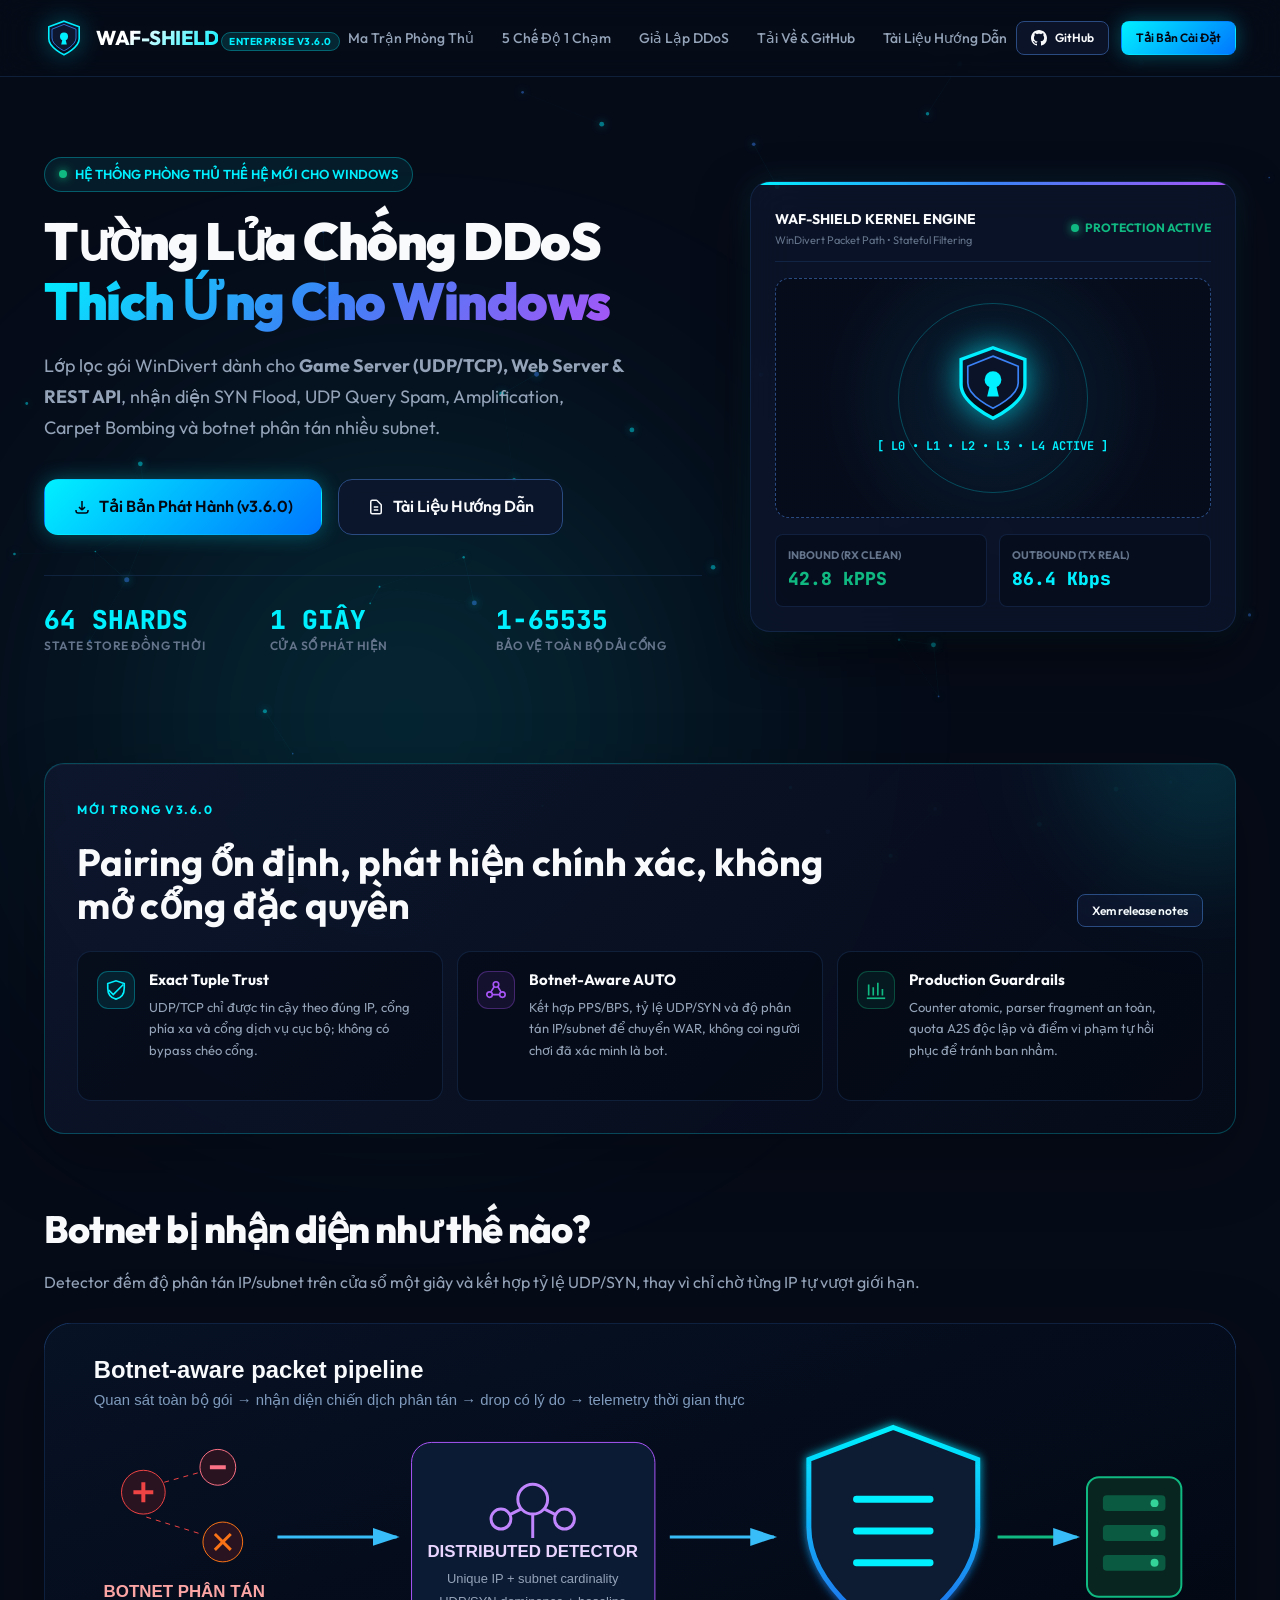
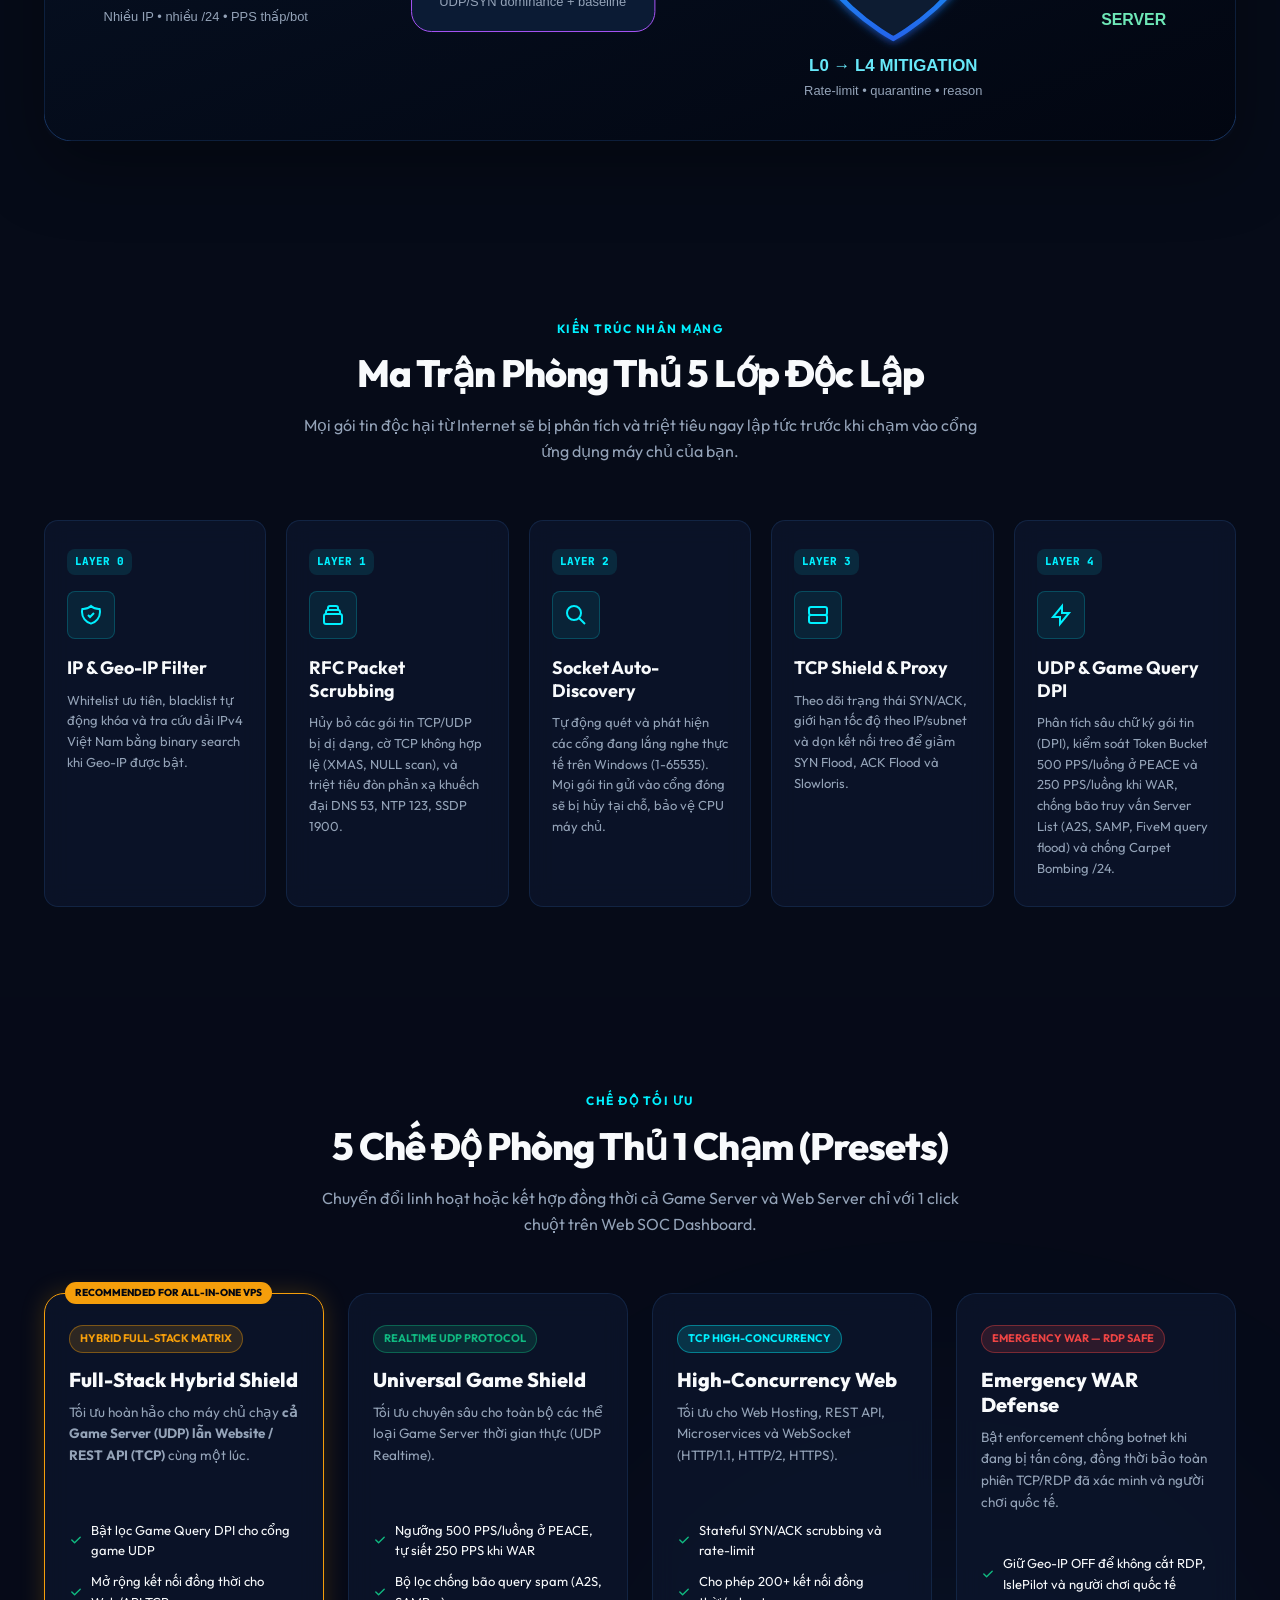
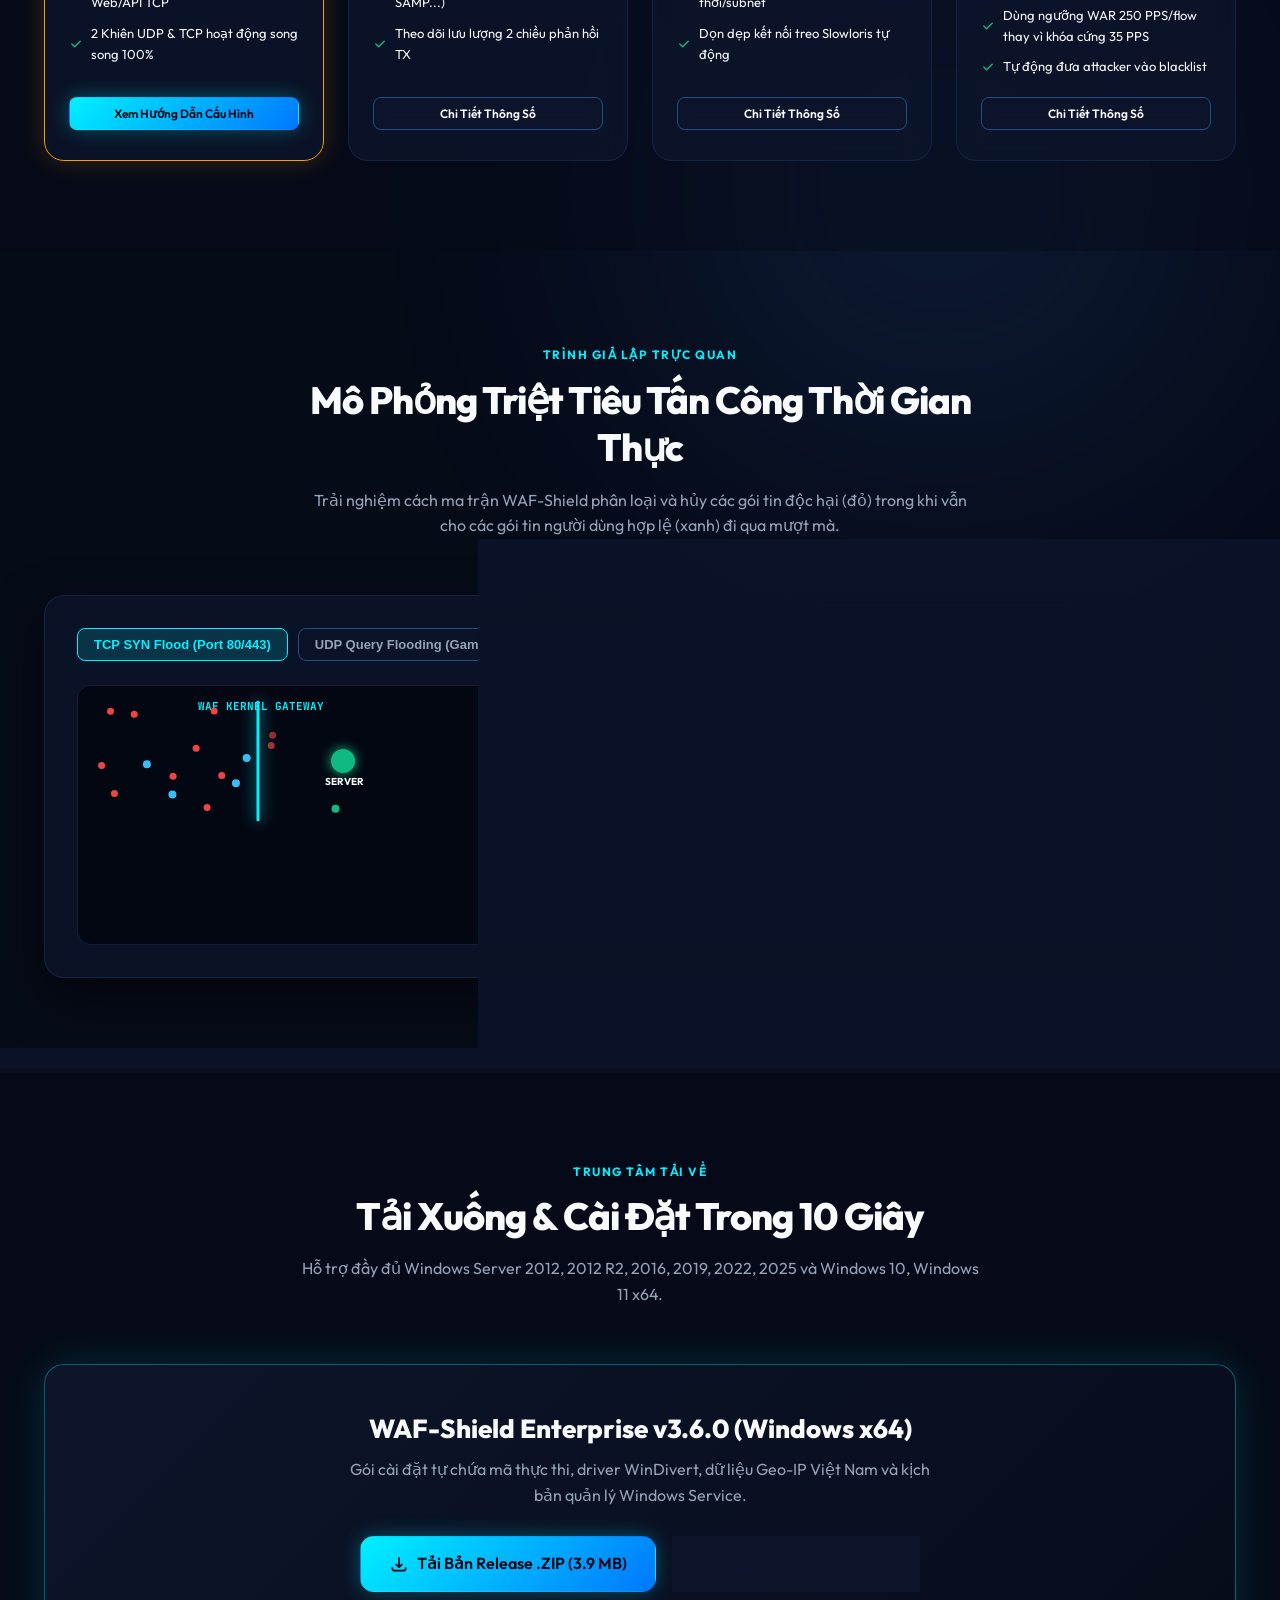
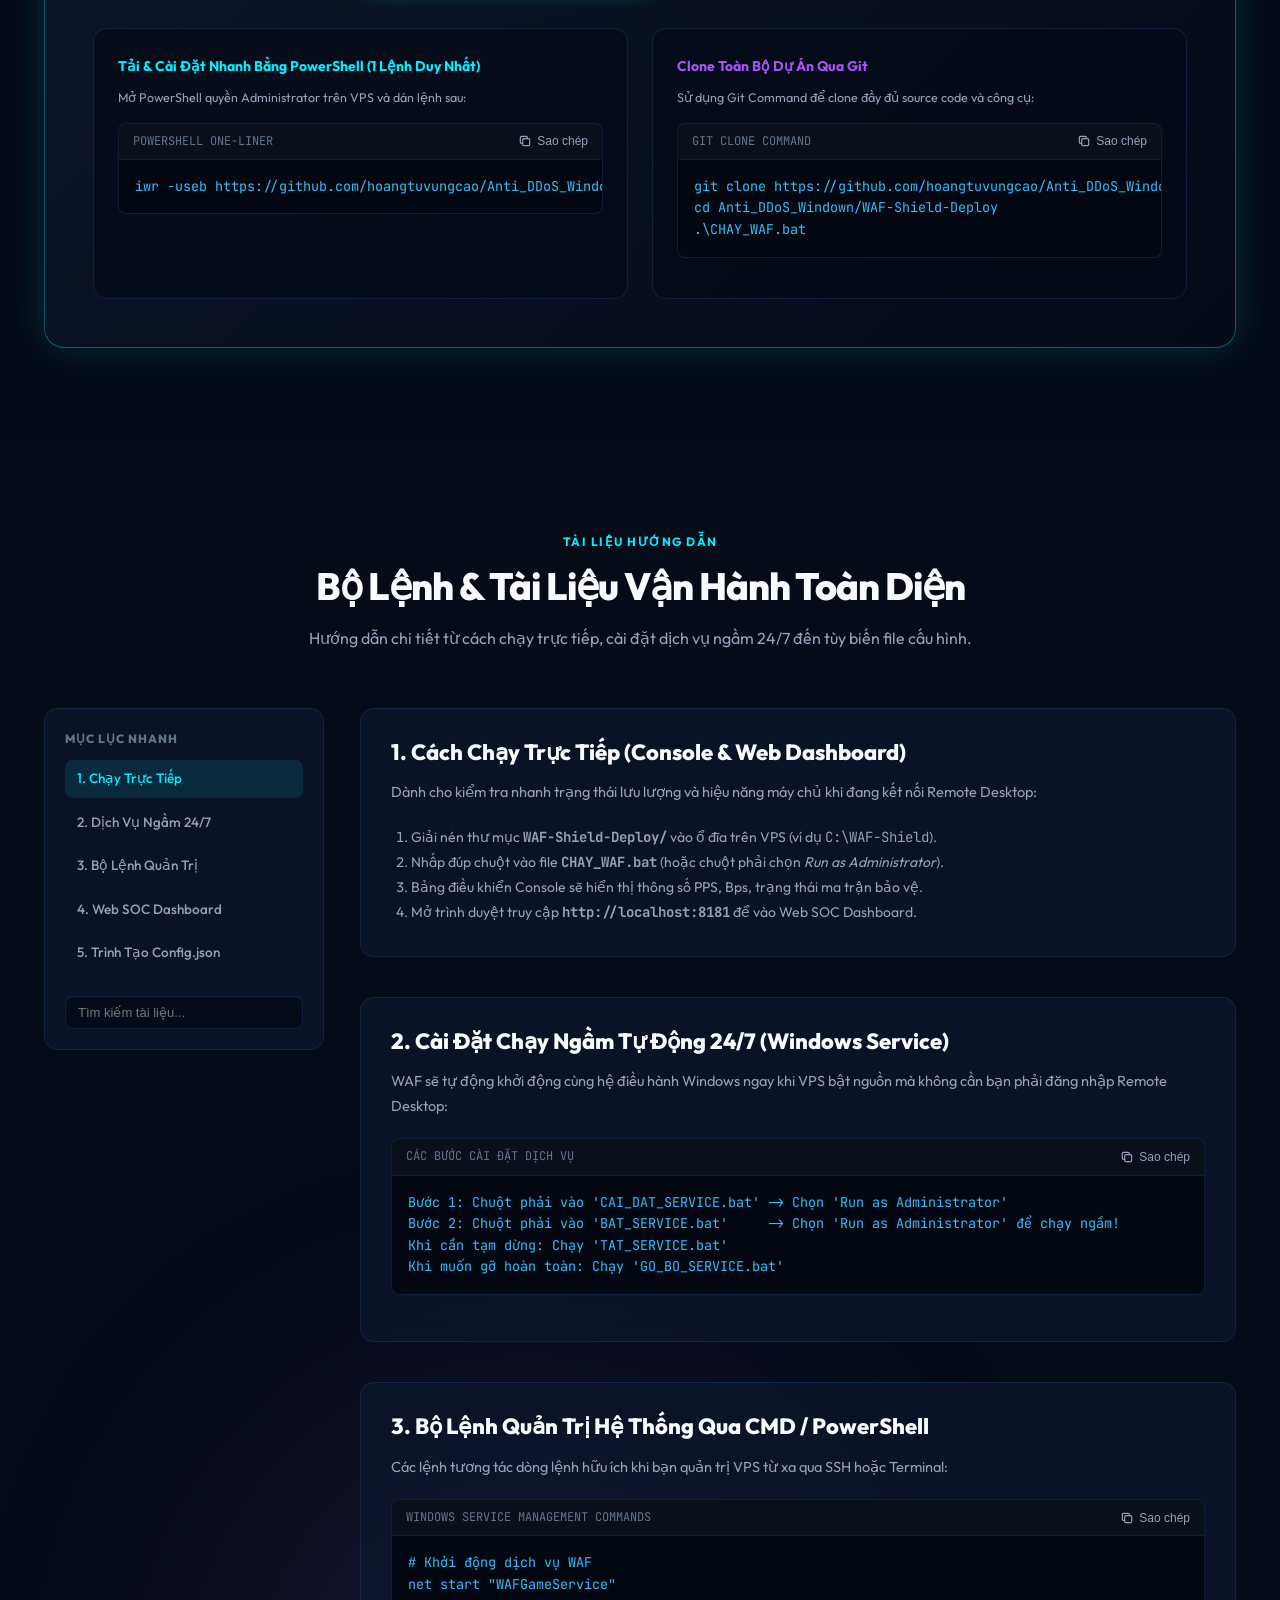
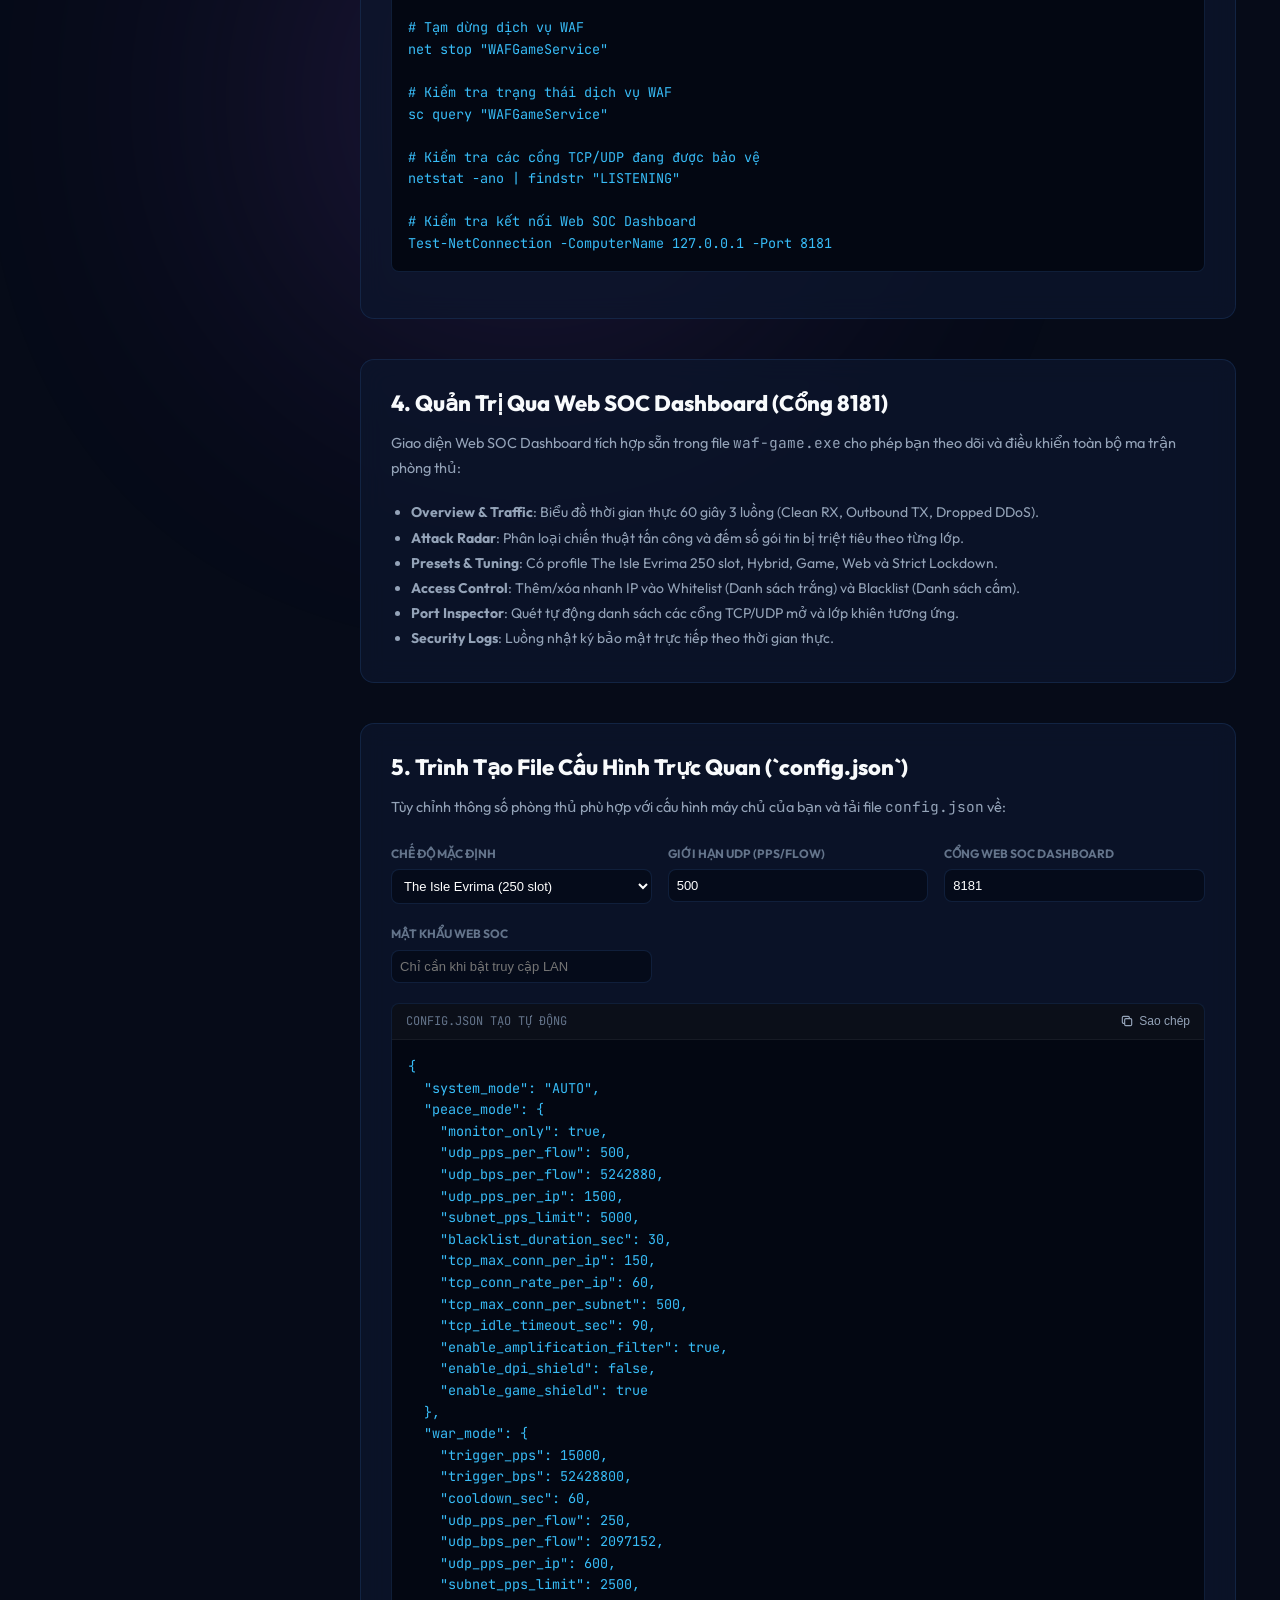
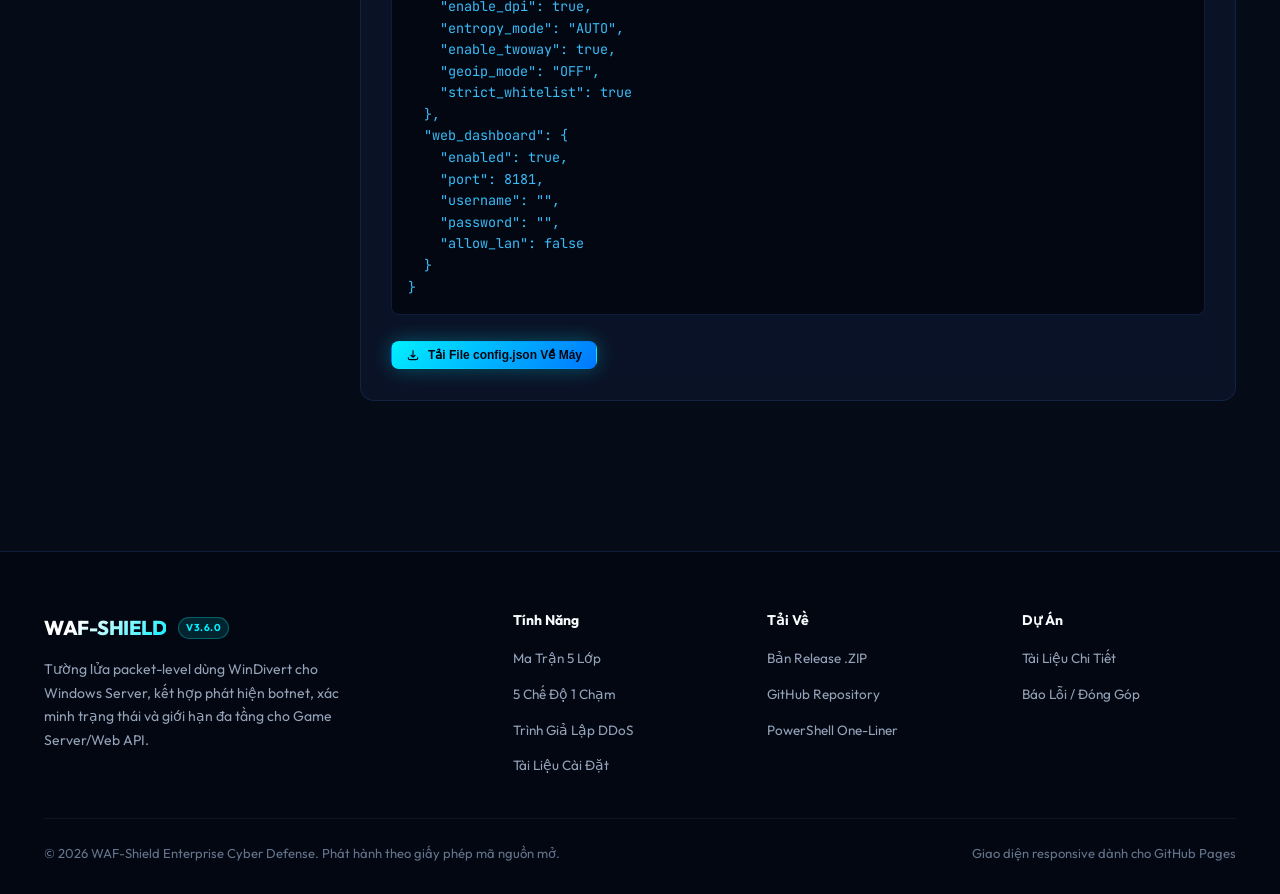
<file: docs/index.html>
<!DOCTYPE html>
<html lang="vi">
<head>
    <meta charset="UTF-8">
    <meta name="viewport" content="width=device-width, initial-scale=1.0, maximum-scale=1.0, user-scalable=no, viewport-fit=cover">
    <title>WAF-Shield Enterprise v3.6.0 — Packet Firewall Anti-DDoS cho Windows</title>
    <meta name="description" content="Tường lửa Anti-DDoS cho Game Server, Web Server và API trên Windows, sử dụng WinDivert với giám sát RX/TX và phát hiện botnet phân tán.">
    <meta name="keywords" content="Anti DDoS Windows, Game Server DDoS Protection, WAF Shield, WinDivert Firewall, Anti SYN Flood, Anti UDP Flood">
    <meta property="og:title" content="WAF-Shield Enterprise v3.6.0 — Anti-DDoS Firewall">
    <meta property="og:description" content="Bảo vệ toàn diện Game Server và Web Server trên Windows trước các cuộc tấn công DDoS quy mô lớn.">
    <meta property="og:type" content="website">

    <!-- Clean Vector SVG Cyber Favicon -->
    <link rel="icon" type="image/svg+xml" href="data:image/svg+xml,%3Csvg xmlns='http://www.w3.org/2000/svg' viewBox='0 0 24 24' fill='%2300f0ff'%3E%3Cpath d='M12 1L3 5v6c0 5.55 3.84 10.74 9 12 5.16-1.26 9-6.45 9-12V5l-9-4zm0 2.18l7 3.12v4.7c0 4.54-3.08 8.78-7 9.88-3.92-1.1-7-5.34-7-9.88V6.3l7-3.12z'/%3E%3C/svg%3E">

    <!-- CSS Design System -->
    <link rel="stylesheet" href="style.css">
</head>
<body>

    <!-- Cyber Canvas Background -->
    <canvas id="cyberCanvas"></canvas>
    <div class="glow-orb glow-orb-1"></div>
    <div class="glow-orb glow-orb-2"></div>
    <div class="glow-orb glow-orb-3"></div>

    <!-- Navigation Header -->
    <header class="navbar">
        <div class="container nav-container">
            <a href="#" class="nav-brand">
                <svg class="brand-icon" viewBox="0 0 100 100" fill="none" xmlns="http://www.w3.org/2000/svg">
                    <path d="M50 8L88 22V52C88 74 50 92 50 92C50 92 12 74 12 52V22L50 8Z" fill="url(#brandGrad)" stroke="#00f0ff" stroke-width="4"/>
                    <path d="M50 16L80 28V50C80 68 50 82 50 82C50 82 20 68 20 50V28L50 16Z" fill="#0d1830" stroke="#3b82f6" stroke-width="2"/>
                    <circle cx="50" cy="46" r="10" fill="#00f0ff"/>
                    <path d="M46 54L43 66H57L54 54H46Z" fill="#00f0ff"/>
                    <defs>
                        <linearGradient id="brandGrad" x1="50" y1="8" x2="50" y2="92" gradientUnits="userSpaceOnUse">
                            <stop stop-color="#0a1a36"/>
                            <stop offset="1" stop-color="#060c18"/>
                        </linearGradient>
                    </defs>
                </svg>
                <div>
                    <span class="brand-title">WAF-SHIELD</span>
                    <span class="brand-badge">ENTERPRISE v3.6.0</span>
                </div>
            </a>

            <ul class="nav-menu">
                <li><a href="#features" class="nav-link">Ma Trận Phòng Thủ</a></li>
                <li><a href="#presets" class="nav-link">5 Chế Độ 1 Chạm</a></li>
                <li><a href="#simulator" class="nav-link">Giả Lập DDoS</a></li>
                <li><a href="#download" class="nav-link">Tải Về & GitHub</a></li>
                <li><a href="#docs" class="nav-link">Tài Liệu Hướng Dẫn</a></li>
            </ul>

            <div class="nav-cta">
                <a href="https://github.com/hoangtuvungcao/Anti_DDoS_Windown" target="_blank" class="btn btn-secondary btn-sm">
                    <svg width="16" height="16" fill="currentColor" viewBox="0 0 24 24"><path d="M12 0C5.37 0 0 5.37 0 12c0 5.31 3.435 9.795 8.205 11.385.6.105.825-.255.825-.57 0-.285-.015-1.23-.015-2.235-3.015.555-3.795-.735-4.035-1.41-.135-.345-.72-1.41-1.23-1.695-.42-.225-1.02-.78-.015-.795.945-.015 1.62.87 1.845 1.23 1.08 1.815 2.805 1.305 3.495.99.105-.78.42-1.305.765-1.605-2.67-.3-5.46-1.335-5.46-5.925 0-1.305.465-2.385 1.23-3.225-.12-.3-.54-1.53.12-3.18 0 0 1.005-.315 3.3 1.23.96-.27 1.98-.405 3-.405s2.04.135 3 .405c2.295-1.56 3.3-1.23 3.3-1.23.66 1.65.24 2.88.12 3.18.765.84 1.23 1.905 1.23 3.225 0 4.605-2.805 5.625-5.475 5.925.435.375.81 1.095.81 2.22 0 1.605-.015 2.895-.015 3.3 0 .315.225.69.825.57A12.02 12.02 0 0024 12c0-6.63-5.37-12-12-12z"/></svg>
                    GitHub
                </a>
                <a href="#download" class="btn btn-primary btn-sm">Tải Bản Cài Đặt</a>
            </div>
        </div>
    </header>

    <!-- Hero Section -->
    <section class="hero">
        <div class="container hero-grid">
            <div>
                <div class="hero-tag">
                    <span class="pulse-dot"></span>
                    HỆ THỐNG PHÒNG THỦ THẾ HỆ MỚI CHO WINDOWS
                </div>
                <h1 class="hero-title">
                    Tường Lửa Chống DDoS <br>
                    <span class="gradient-text">Thích Ứng Cho Windows</span>
                </h1>
                <p class="hero-desc">
                    Lớp lọc gói WinDivert dành cho <b>Game Server (UDP/TCP), Web Server & REST API</b>, nhận diện SYN Flood, UDP Query Spam, Amplification, Carpet Bombing và botnet phân tán nhiều subnet.
                </p>
                <div class="hero-actions">
                    <a href="#download" class="btn btn-primary btn-lg">
                        <svg width="18" height="18" fill="none" stroke="currentColor" stroke-width="2" viewBox="0 0 24 24"><path d="M4 16v1a3 3 0 003 3h10a3 3 0 003-3v-1m-4-4l-4 4m0 0l-4-4m4 4V4"/></svg>
                        Tải Bản Phát Hành (v3.6.0)
                    </a>
                    <a href="#docs" class="btn btn-secondary btn-lg">
                        <svg width="18" height="18" fill="none" stroke="currentColor" stroke-width="2" viewBox="0 0 24 24"><path d="M9 12h6m-6 4h6m2 5H7a2 2 0 01-2-2V5a2 2 0 012-2h5.586a1 1 0 01.707.293l5.414 5.414a1 1 0 01.293.707V19a2 2 0 01-2 2z"/></svg>
                        Tài Liệu Hướng Dẫn
                    </a>
                </div>
                <div class="hero-metrics">
                    <div class="metric-box">
                        <h4>64 SHARDS</h4>
                        <p>State Store Đồng Thời</p>
                    </div>
                    <div class="metric-box">
                        <h4>1 GIÂY</h4>
                        <p>Cửa Sổ Phát Hiện</p>
                    </div>
                    <div class="metric-box">
                        <h4>1-65535</h4>
                        <p>Bảo Vệ Toàn Bộ Dải Cổng</p>
                    </div>
                </div>
            </div>

            <!-- Hero Interactive Widget -->
            <div class="hero-widget">
                <div class="widget-header">
                    <div>
                        <b style="font-size:14px;">WAF-SHIELD KERNEL ENGINE</b>
                        <p style="font-size:11px; color:var(--text-muted);">WinDivert Packet Path • Stateful Filtering</p>
                    </div>
                    <div class="widget-status">
                        <span class="pulse-dot"></span>
                        PROTECTION ACTIVE
                    </div>
                </div>

                <div class="widget-visual">
                    <div class="shield-radar-ring"></div>
                    <svg class="shield-center-icon" viewBox="0 0 100 100" fill="none" xmlns="http://www.w3.org/2000/svg">
                        <path d="M50 8L88 22V52C88 74 50 92 50 92C50 92 12 74 12 52V22L50 8Z" fill="url(#heroGrad)" stroke="#00f0ff" stroke-width="4"/>
                        <path d="M50 18L80 30V50C80 66 50 80 50 80C50 80 20 66 20 50V30L50 18Z" fill="#0b1329" stroke="#3b82f6" stroke-width="2"/>
                        <circle cx="50" cy="46" r="10" fill="#00f0ff"/>
                        <path d="M46 54L43 66H57L54 54H46Z" fill="#00f0ff"/>
                        <defs>
                            <linearGradient id="heroGrad" x1="50" y1="8" x2="50" y2="92" gradientUnits="userSpaceOnUse">
                                <stop stop-color="#0a1a36"/>
                                <stop offset="1" stop-color="#040812"/>
                            </linearGradient>
                        </defs>
                    </svg>
                    <div style="font-size:12px; font-weight:700; color:var(--cyan); margin-top:12px; font-family:var(--font-mono);">
                        [ L0 • L1 • L2 • L3 • L4 ACTIVE ]
                    </div>
                </div>

                <div class="widget-stream">
                    <div class="stream-card">
                        <div class="stream-title">Inbound (RX Clean)</div>
                        <div class="stream-val" style="color:var(--green);">42.8 kPPS</div>
                    </div>
                    <div class="stream-card">
                        <div class="stream-title">Outbound (TX Real)</div>
                        <div class="stream-val" style="color:var(--cyan);">86.4 Kbps</div>
                    </div>
                </div>
            </div>
        </div>
    </section>

    <section class="release-update" aria-labelledby="release-title">
        <div class="container">
            <div class="release-panel">
                <div class="release-heading">
                    <div>
                        <span class="section-tag">MỚI TRONG v3.6.0</span>
                        <h2 id="release-title">Pairing ổn định, phát hiện chính xác, không mở cổng đặc quyền</h2>
                    </div>
                    <a href="https://github.com/hoangtuvungcao/Anti_DDoS_Windown/releases/tag/v3.6.0" class="btn btn-secondary btn-sm">Xem release notes</a>
                </div>
                <div class="release-grid">
                    <article class="release-item">
                        <span class="release-icon" aria-hidden="true"><svg viewBox="0 0 24 24" fill="none" stroke="currentColor" stroke-width="1.8"><path d="M4 12l5 5L20 6"/><path d="M12 22C6.5 20.5 3 16 3 10V5l9-3 9 3v5c0 6-3.5 10.5-9 12z"/></svg></span>
                        <div><h3>Exact Tuple Trust</h3><p>UDP/TCP chỉ được tin cậy theo đúng IP, cổng phía xa và cổng dịch vụ cục bộ; không có bypass chéo cổng.</p></div>
                    </article>
                    <article class="release-item">
                        <span class="release-icon release-icon-purple" aria-hidden="true"><svg viewBox="0 0 24 24" fill="none" stroke="currentColor" stroke-width="1.8"><circle cx="12" cy="6" r="3"/><circle cx="5" cy="17" r="3"/><circle cx="19" cy="17" r="3"/><path d="M10 8.5L6.5 14M14 8.5l3.5 5.5M8 17h8"/></svg></span>
                        <div><h3>Botnet-Aware AUTO</h3><p>Kết hợp PPS/BPS, tỷ lệ UDP/SYN và độ phân tán IP/subnet để chuyển WAR, không coi người chơi đã xác minh là bot.</p></div>
                    </article>
                    <article class="release-item">
                        <span class="release-icon release-icon-green" aria-hidden="true"><svg viewBox="0 0 24 24" fill="none" stroke="currentColor" stroke-width="1.8"><path d="M4 18V6m5 12V9m5 9V4m5 14v-7"/><path d="M2 21h20"/></svg></span>
                        <div><h3>Production Guardrails</h3><p>Counter atomic, parser fragment an toàn, quota A2S độc lập và điểm vi phạm tự hồi phục để tránh ban nhầm.</p></div>
                    </article>
                </div>
            </div>
        </div>
    </section>

    <section class="visual-explainer" aria-labelledby="pipeline-title">
        <div class="container">
            <h2 id="pipeline-title" class="section-title">Botnet bị nhận diện như thế nào?</h2>
            <p class="section-desc">Detector đếm độ phân tán IP/subnet trên cửa sổ một giây và kết hợp tỷ lệ UDP/SYN, thay vì chỉ chờ từng IP tự vượt giới hạn.</p>
            <img src="assets/defense-pipeline.svg" alt="Sơ đồ luồng phát hiện botnet phân tán và chặn gói của WAF-Shield" loading="lazy" width="1200" height="420">
        </div>
    </section>

    <!-- 5-Layer Defense Architecture -->
    <section id="features" class="section">
        <div class="container">
            <div class="section-header">
                <span class="section-tag">KIẾN TRÚC NHÂN MẠNG</span>
                <h2 class="section-title">Ma Trận Phòng Thủ 5 Lớp Độc Lập</h2>
                <p class="section-desc">Mọi gói tin độc hại từ Internet sẽ bị phân tích và triệt tiêu ngay lập tức trước khi chạm vào cổng ứng dụng máy chủ của bạn.</p>
            </div>

            <div class="arch-grid">
                <!-- Layer 0 -->
                <div class="layer-card">
                    <span class="layer-num">LAYER 0</span>
                    <div class="layer-icon-wrap">
                        <svg class="layer-svg" fill="none" stroke="currentColor" stroke-width="2" viewBox="0 0 24 24"><path d="M9 12l2 2 4-4m5.618-4.016A11.955 11.955 0 0112 2.944a11.955 11.955 0 01-8.618 3.04A12.02 12.02 0 003 9c0 5.591 3.824 10.29 9 11.622 5.176-1.332 9-6.03 9-11.622 0-1.042-.133-2.052-.382-3.016z"/></svg>
                    </div>
                    <h3 class="layer-title">IP & Geo-IP Filter</h3>
                    <p class="layer-desc">Whitelist ưu tiên, blacklist tự động khóa và tra cứu dải IPv4 Việt Nam bằng binary search khi Geo-IP được bật.</p>
                </div>

                <!-- Layer 1 -->
                <div class="layer-card">
                    <span class="layer-num">LAYER 1</span>
                    <div class="layer-icon-wrap">
                        <svg class="layer-svg" fill="none" stroke="currentColor" stroke-width="2" viewBox="0 0 24 24"><path d="M19 11H5m14 0a2 2 0 012 2v6a2 2 0 01-2 2H5a2 2 0 01-2-2v-6a2 2 0 012-2m14 0V9a2 2 0 00-2-2M5 11V9a2 2 0 012-2m0 0V5a2 2 0 012-2h6a2 2 0 012 2v2M7 7h10"/></svg>
                    </div>
                    <h3 class="layer-title">RFC Packet Scrubbing</h3>
                    <p class="layer-desc">Hủy bỏ các gói tin TCP/UDP bị dị dạng, cờ TCP không hợp lệ (XMAS, NULL scan), và triệt tiêu đòn phản xạ khuếch đại DNS 53, NTP 123, SSDP 1900.</p>
                </div>

                <!-- Layer 2 -->
                <div class="layer-card">
                    <span class="layer-num">LAYER 2</span>
                    <div class="layer-icon-wrap">
                        <svg class="layer-svg" fill="none" stroke="currentColor" stroke-width="2" viewBox="0 0 24 24"><path d="M21 21l-6-6m2-5a7 7 0 11-14 0 7 7 0 0114 0z"/></svg>
                    </div>
                    <h3 class="layer-title">Socket Auto-Discovery</h3>
                    <p class="layer-desc">Tự động quét và phát hiện các cổng đang lắng nghe thực tế trên Windows (1-65535). Mọi gói tin gửi vào cổng đóng sẽ bị hủy tại chỗ, bảo vệ CPU máy chủ.</p>
                </div>

                <!-- Layer 3 -->
                <div class="layer-card">
                    <span class="layer-num">LAYER 3</span>
                    <div class="layer-icon-wrap">
                        <svg class="layer-svg" fill="none" stroke="currentColor" stroke-width="2" viewBox="0 0 24 24"><path d="M5 12h14M5 12a2 2 0 01-2-2V6a2 2 0 012-2h14a2 2 0 012 2v4a2 2 0 01-2 2M5 12a2 2 0 00-2 2v4a2 2 0 002 2h14a2 2 0 002-2v-4a2 2 0 00-2-2m-2-4h.01M17 16h.01"/></svg>
                    </div>
                    <h3 class="layer-title">TCP Shield & Proxy</h3>
                    <p class="layer-desc">Theo dõi trạng thái SYN/ACK, giới hạn tốc độ theo IP/subnet và dọn kết nối treo để giảm SYN Flood, ACK Flood và Slowloris.</p>
                </div>

                <!-- Layer 4 -->
                <div class="layer-card">
                    <span class="layer-num">LAYER 4</span>
                    <div class="layer-icon-wrap">
                        <svg class="layer-svg" fill="none" stroke="currentColor" stroke-width="2" viewBox="0 0 24 24"><path d="M13 10V3L4 14h7v7l9-11h-7z"/></svg>
                    </div>
                    <h3 class="layer-title">UDP & Game Query DPI</h3>
                    <p class="layer-desc">Phân tích sâu chữ ký gói tin (DPI), kiểm soát Token Bucket 500 PPS/luồng ở PEACE và 250 PPS/luồng khi WAR, chống bão truy vấn Server List (A2S, SAMP, FiveM query flood) và chống Carpet Bombing /24.</p>
                </div>
            </div>
        </div>
    </section>

    <!-- 4 Instant Presets -->
    <section id="presets" class="section" style="background:rgba(6, 11, 24, 0.5);">
        <div class="container">
            <div class="section-header">
                <span class="section-tag">CHẾ ĐỘ TỐI ƯU</span>
                <h2 class="section-title">5 Chế Độ Phòng Thủ 1 Chạm (Presets)</h2>
                <p class="section-desc">Chuyển đổi linh hoạt hoặc kết hợp đồng thời cả Game Server và Web Server chỉ với 1 click chuột trên Web SOC Dashboard.</p>
            </div>

            <div class="presets-grid">
                <!-- Preset 1: Hybrid -->
                <div class="preset-item featured">
                    <div class="preset-item-header">
                        <span class="preset-badge" style="background:rgba(245, 158, 11, 0.15); color:var(--yellow); border:1px solid rgba(245, 158, 11, 0.4);">HYBRID FULL-STACK MATRIX</span>
                        <h3 class="preset-title">Full-Stack Hybrid Shield</h3>
                        <p class="preset-desc">Tối ưu hoàn hảo cho máy chủ chạy <b>cả Game Server (UDP) lẫn Website / REST API (TCP)</b> cùng một lúc.</p>
                    </div>
                    <ul class="preset-specs">
                        <li><svg width="14" height="14" fill="currentColor" viewBox="0 0 20 20"><path fill-rule="evenodd" d="M16.707 5.293a1 1 0 010 1.414l-8 8a1 1 0 01-1.414 0l-4-4a1 1 0 011.414-1.414L8 12.586l7.293-7.293a1 1 0 011.414 0z" clip-rule="evenodd"></path></svg> Bật lọc Game Query DPI cho cổng game UDP</li>
                        <li><svg width="14" height="14" fill="currentColor" viewBox="0 0 20 20"><path fill-rule="evenodd" d="M16.707 5.293a1 1 0 010 1.414l-8 8a1 1 0 01-1.414 0l-4-4a1 1 0 011.414-1.414L8 12.586l7.293-7.293a1 1 0 011.414 0z" clip-rule="evenodd"></path></svg> Mở rộng kết nối đồng thời cho Web/API TCP</li>
                        <li><svg width="14" height="14" fill="currentColor" viewBox="0 0 20 20"><path fill-rule="evenodd" d="M16.707 5.293a1 1 0 010 1.414l-8 8a1 1 0 01-1.414 0l-4-4a1 1 0 011.414-1.414L8 12.586l7.293-7.293a1 1 0 011.414 0z" clip-rule="evenodd"></path></svg> 2 Khiên UDP & TCP hoạt động song song 100%</li>
                    </ul>
                    <a href="#docs" class="btn btn-primary btn-sm">Xem Hướng Dẫn Cấu Hình</a>
                </div>

                <!-- Preset 2: Game -->
                <div class="preset-item">
                    <div class="preset-item-header">
                        <span class="preset-badge" style="background:rgba(16, 185, 129, 0.15); color:var(--green); border:1px solid rgba(16, 185, 129, 0.4);">REALTIME UDP PROTOCOL</span>
                        <h3 class="preset-title">Universal Game Shield</h3>
                        <p class="preset-desc">Tối ưu chuyên sâu cho toàn bộ các thể loại Game Server thời gian thực (UDP Realtime).</p>
                    </div>
                    <ul class="preset-specs">
                        <li><svg width="14" height="14" fill="currentColor" viewBox="0 0 20 20"><path fill-rule="evenodd" d="M16.707 5.293a1 1 0 010 1.414l-8 8a1 1 0 01-1.414 0l-4-4a1 1 0 011.414-1.414L8 12.586l7.293-7.293a1 1 0 011.414 0z" clip-rule="evenodd"></path></svg> Ngưỡng 500 PPS/luồng ở PEACE, tự siết 250 PPS khi WAR</li>
                        <li><svg width="14" height="14" fill="currentColor" viewBox="0 0 20 20"><path fill-rule="evenodd" d="M16.707 5.293a1 1 0 010 1.414l-8 8a1 1 0 01-1.414 0l-4-4a1 1 0 011.414-1.414L8 12.586l7.293-7.293a1 1 0 011.414 0z" clip-rule="evenodd"></path></svg> Bộ lọc chống bão query spam (A2S, SAMP...)</li>
                        <li><svg width="14" height="14" fill="currentColor" viewBox="0 0 20 20"><path fill-rule="evenodd" d="M16.707 5.293a1 1 0 010 1.414l-8 8a1 1 0 01-1.414 0l-4-4a1 1 0 011.414-1.414L8 12.586l7.293-7.293a1 1 0 011.414 0z" clip-rule="evenodd"></path></svg> Theo dõi lưu lượng 2 chiều phản hồi TX</li>
                    </ul>
                    <a href="#docs" class="btn btn-secondary btn-sm">Chi Tiết Thông Số</a>
                </div>

                <!-- Preset 3: Web -->
                <div class="preset-item">
                    <div class="preset-item-header">
                        <span class="preset-badge" style="background:rgba(0, 240, 255, 0.15); color:var(--cyan); border:1px solid rgba(0, 240, 255, 0.4);">TCP HIGH-CONCURRENCY</span>
                        <h3 class="preset-title">High-Concurrency Web</h3>
                        <p class="preset-desc">Tối ưu cho Web Hosting, REST API, Microservices và WebSocket (HTTP/1.1, HTTP/2, HTTPS).</p>
                    </div>
                    <ul class="preset-specs">
                        <li><svg width="14" height="14" fill="currentColor" viewBox="0 0 20 20"><path fill-rule="evenodd" d="M16.707 5.293a1 1 0 010 1.414l-8 8a1 1 0 01-1.414 0l-4-4a1 1 0 011.414-1.414L8 12.586l7.293-7.293a1 1 0 011.414 0z" clip-rule="evenodd"></path></svg> Stateful SYN/ACK scrubbing và rate-limit</li>
                        <li><svg width="14" height="14" fill="currentColor" viewBox="0 0 20 20"><path fill-rule="evenodd" d="M16.707 5.293a1 1 0 010 1.414l-8 8a1 1 0 01-1.414 0l-4-4a1 1 0 011.414-1.414L8 12.586l7.293-7.293a1 1 0 011.414 0z" clip-rule="evenodd"></path></svg> Cho phép 200+ kết nối đồng thời/subnet</li>
                        <li><svg width="14" height="14" fill="currentColor" viewBox="0 0 20 20"><path fill-rule="evenodd" d="M16.707 5.293a1 1 0 010 1.414l-8 8a1 1 0 01-1.414 0l-4-4a1 1 0 011.414-1.414L8 12.586l7.293-7.293a1 1 0 011.414 0z" clip-rule="evenodd"></path></svg> Dọn dẹp kết nối treo Slowloris tự động</li>
                    </ul>
                    <a href="#docs" class="btn btn-secondary btn-sm">Chi Tiết Thông Số</a>
                </div>

                <!-- Preset 4: Strict -->
                <div class="preset-item">
                    <div class="preset-item-header">
                        <span class="preset-badge" style="background:rgba(239, 68, 68, 0.15); color:var(--red); border:1px solid rgba(239, 68, 68, 0.4);">EMERGENCY WAR — RDP SAFE</span>
                        <h3 class="preset-title">Emergency WAR Defense</h3>
                        <p class="preset-desc">Bật enforcement chống botnet khi đang bị tấn công, đồng thời bảo toàn phiên TCP/RDP đã xác minh và người chơi quốc tế.</p>
                    </div>
                    <ul class="preset-specs">
                        <li><svg width="14" height="14" fill="currentColor" viewBox="0 0 20 20"><path fill-rule="evenodd" d="M16.707 5.293a1 1 0 010 1.414l-8 8a1 1 0 01-1.414 0l-4-4a1 1 0 011.414-1.414L8 12.586l7.293-7.293a1 1 0 011.414 0z" clip-rule="evenodd"></path></svg> Giữ Geo-IP OFF để không cắt RDP, IslePilot và người chơi quốc tế</li>
                        <li><svg width="14" height="14" fill="currentColor" viewBox="0 0 20 20"><path fill-rule="evenodd" d="M16.707 5.293a1 1 0 010 1.414l-8 8a1 1 0 01-1.414 0l-4-4a1 1 0 011.414-1.414L8 12.586l7.293-7.293a1 1 0 011.414 0z" clip-rule="evenodd"></path></svg> Dùng ngưỡng WAR 250 PPS/flow thay vì khóa cứng 35 PPS</li>
                        <li><svg width="14" height="14" fill="currentColor" viewBox="0 0 20 20"><path fill-rule="evenodd" d="M16.707 5.293a1 1 0 010 1.414l-8 8a1 1 0 01-1.414 0l-4-4a1 1 0 011.414-1.414L8 12.586l7.293-7.293a1 1 0 011.414 0z" clip-rule="evenodd"></path></svg> Tự động đưa attacker vào blacklist</li>
                    </ul>
                    <a href="#docs" class="btn btn-secondary btn-sm">Chi Tiết Thông Số</a>
                </div>
            </div>
        </div>
    </section>

    <!-- Interactive DDoS Simulator -->
    <section id="simulator" class="section">
        <div class="container">
            <div class="section-header">
                <span class="section-tag">TRÌNH GIẢ LẬP TRỰC QUAN</span>
                <h2 class="section-title">Mô Phỏng Triệt Tiêu Tấn Công Thời Gian Thực</h2>
                <p class="section-desc">Trải nghiệm cách ma trận WAF-Shield phân loại và hủy các gói tin độc hại (đỏ) trong khi vẫn cho các gói tin người dùng hợp lệ (xanh) đi qua mượt mà.</p>
            </div>

            <div class="simulator-container">
                <div class="sim-controls">
                    <div class="sim-attacks">
                        <button class="sim-btn active" onclick="switchSimAttack('SYN_FLOOD', this)">TCP SYN Flood (Port 80/443)</button>
                        <button class="sim-btn" onclick="switchSimAttack('UDP_QUERY_SPAM', this)">UDP Query Flooding (Game)</button>
                        <button class="sim-btn" onclick="switchSimAttack('DNS_AMPLIFICATION', this)">DNS Amplification Reflection</button>
                        <button class="sim-btn" onclick="switchSimAttack('CARPET_BOMBING', this)">Subnet Carpet Bombing (/24)</button>
                    </div>
                </div>

                <div class="sim-display">
                    <div class="sim-canvas-box">
                        <canvas id="simCanvas"></canvas>
                    </div>

                    <div class="sim-stats-box">
                        <div class="stream-card">
                            <div class="stream-title">Vector Tấn Công</div>
                            <div class="stream-val" id="simStatVector" style="color:var(--yellow); font-size:15px;">SYN_FLOOD</div>
                        </div>
                        <div class="stream-card">
                            <div class="stream-title">Lưu Lượng Tấn Công Giả Lập</div>
                            <div class="stream-val" id="simStatPPS" style="color:var(--cyan);">124.5 kPPS</div>
                        </div>
                        <div class="stream-card">
                            <div class="stream-title">Hiệu Suất Triệt Tiêu</div>
                            <div class="stream-val" id="simStatDrop" style="color:var(--green);">99.89% Blocked</div>
                        </div>
                    </div>
                </div>
            </div>
        </div>
    </section>

    <!-- Download & GitHub Release Center -->
    <section id="download" class="section" style="background:rgba(6, 11, 24, 0.5);">
        <div class="container">
            <div class="section-header">
                <span class="section-tag">TRUNG TÂM TẢI VỀ</span>
                <h2 class="section-title">Tải Xuống & Cài Đặt Trong 10 Giây</h2>
                <p class="section-desc">Hỗ trợ đầy đủ Windows Server 2012, 2012 R2, 2016, 2019, 2022, 2025 và Windows 10, Windows 11 x64.</p>
            </div>

            <div class="download-card">
                <h3 style="font-size:26px; font-weight:800; margin-bottom:12px;">WAF-Shield Enterprise v3.6.0 (Windows x64)</h3>
                <p style="color:var(--text-secondary); max-width:600px; margin:0 auto 28px;">
                    Gói cài đặt tự chứa mã thực thi, driver WinDivert, dữ liệu Geo-IP Việt Nam và kịch bản quản lý Windows Service.
                </p>

                <div style="display:flex; justify-content:center; gap:16px; flex-wrap:wrap; margin-bottom:30px;">
                    <a href="https://github.com/hoangtuvungcao/Anti_DDoS_Windown/releases/latest/download/WAF-Shield-Windows-Release.zip" class="btn btn-primary btn-lg">
                        <svg width="20" height="20" fill="none" stroke="currentColor" stroke-width="2" viewBox="0 0 24 24"><path d="M4 16v1a3 3 0 003 3h10a3 3 0 003-3v-1m-4-4l-4 4m0 0l-4-4m4 4V4"/></svg>
                        Tải Bản Release .ZIP (3.9 MB)
                    </a>
                    <a href="https://github.com/hoangtuvungcao/Anti_DDoS_Windown" target="_blank" class="btn btn-secondary btn-lg">
                        <svg width="20" height="20" fill="currentColor" viewBox="0 0 24 24"><path d="M12 0C5.37 0 0 5.37 0 12c0 5.31 3.435 9.795 8.205 11.385.6.105.825-.255.825-.57 0-.285-.015-1.23-.015-2.235-3.015.555-3.795-.735-4.035-1.41-.135-.345-.72-1.41-1.23-1.695-.42-.225-1.02-.78-.015-.795.945-.015 1.62.87 1.845 1.23 1.08 1.815 2.805 1.305 3.495.99.105-.78.42-1.305.765-1.605-2.67-.3-5.46-1.335-5.46-5.925 0-1.305.465-2.385 1.23-3.225-.12-.3-.54-1.53.12-3.18 0 0 1.005-.315 3.3 1.23.96-.27 1.98-.405 3-.405s2.04.135 3 .405c2.295-1.56 3.3-1.23 3.3-1.23.66 1.65.24 2.88.12 3.18.765.84 1.23 1.905 1.23 3.225 0 4.605-2.805 5.625-5.475 5.925.435.375.81 1.095.81 2.22 0 1.605-.015 2.895-.015 3.3 0 .315.225.69.825.57A12.02 12.02 0 0024 12c0-6.63-5.37-12-12-12z"/></svg>
                        Mã Nguồn Trên GitHub
                    </a>
                </div>

                <div class="download-grid">
                    <div class="dl-box">
                        <b style="color:var(--cyan); font-size:14px;">Tải & Cài Đặt Nhanh Bằng PowerShell (1 Lệnh Duy Nhất)</b>
                        <p style="font-size:12.5px; color:var(--text-secondary); margin:8px 0 12px;">Mở PowerShell quyền Administrator trên VPS và dán lệnh sau:</p>
                        <div class="code-container">
                            <div class="code-header">
                                <span>POWERSHELL ONE-LINER</span>
                                <button class="code-copy-btn" onclick="copyCode('psCmd', 'lệnh PowerShell')"><svg width="14" height="14" fill="none" stroke="currentColor" stroke-width="2" viewBox="0 0 24 24"><path d="M8 16H6a2 2 0 01-2-2V6a2 2 0 012-2h8a2 2 0 012 2v2m-6 12h8a2 2 0 002-2v-8a2 2 0 00-2-2h-8a2 2 0 00-2 2v8a2 2 0 002 2z"/></svg> Sao chép</button>
                            </div>
                            <pre class="code-box" id="psCmd">iwr -useb https://github.com/hoangtuvungcao/Anti_DDoS_Windown/releases/latest/download/WAF-Shield-Windows-Release.zip -OutFile WAF-Shield.zip; Expand-Archive WAF-Shield.zip -DestinationPath C:\WAF-Shield -Force; cd C:\WAF-Shield\WAF-Shield-Deploy; .\CHAY_WAF.bat</pre>
                        </div>
                    </div>

                    <div class="dl-box">
                        <b style="color:var(--purple); font-size:14px;">Clone Toàn Bộ Dự Án Qua Git</b>
                        <p style="font-size:12.5px; color:var(--text-secondary); margin:8px 0 12px;">Sử dụng Git Command để clone đầy đủ source code và công cụ:</p>
                        <div class="code-container">
                            <div class="code-header">
                                <span>GIT CLONE COMMAND</span>
                                <button class="code-copy-btn" onclick="copyCode('gitCmd', 'lệnh Git')"><svg width="14" height="14" fill="none" stroke="currentColor" stroke-width="2" viewBox="0 0 24 24"><path d="M8 16H6a2 2 0 01-2-2V6a2 2 0 012-2h8a2 2 0 012 2v2m-6 12h8a2 2 0 002-2v-8a2 2 0 00-2-2h-8a2 2 0 00-2 2v8a2 2 0 002 2z"/></svg> Sao chép</button>
                            </div>
                            <pre class="code-box" id="gitCmd">git clone https://github.com/hoangtuvungcao/Anti_DDoS_Windown.git
cd Anti_DDoS_Windown/WAF-Shield-Deploy
.\CHAY_WAF.bat</pre>
                        </div>
                    </div>
                </div>
            </div>
        </div>
    </section>

    <!-- Comprehensive Documentation & Commands Guide -->
    <section id="docs" class="section">
        <div class="container">
            <div class="section-header">
                <span class="section-tag">TÀI LIỆU HƯỚNG DẪN</span>
                <h2 class="section-title">Bộ Lệnh & Tài Liệu Vận Hành Toàn Diện</h2>
                <p class="section-desc">Hướng dẫn chi tiết từ cách chạy trực tiếp, cài đặt dịch vụ ngầm 24/7 đến tùy biến file cấu hình.</p>
            </div>

            <div class="docs-wrapper">
                <aside class="docs-sidebar">
                    <div class="docs-nav-title">Mục Lục Nhanh</div>
                    <ul class="docs-nav-list">
                        <li class="docs-nav-item active"><a href="#doc-quickstart">1. Chạy Trực Tiếp</a></li>
                        <li class="docs-nav-item"><a href="#doc-service">2. Dịch Vụ Ngầm 24/7</a></li>
                        <li class="docs-nav-item"><a href="#doc-cmds">3. Bộ Lệnh Quản Trị</a></li>
                        <li class="docs-nav-item"><a href="#doc-web">4. Web SOC Dashboard</a></li>
                        <li class="docs-nav-item"><a href="#doc-config">5. Trình Tạo Config.json</a></li>
                    </ul>

                    <div style="margin-top:24px;">
                        <input type="text" id="docsSearchInput" placeholder="Tìm kiếm tài liệu..." style="width:100%; padding:8px 12px; background:rgba(6,11,24,0.7); border:1px solid var(--border-dim); border-radius:var(--radius-sm); color:#fff; font-size:13px;">
                    </div>
                </aside>

                <div class="docs-content">
                    <!-- Doc 1 -->
                    <div class="docs-block" id="doc-quickstart">
                        <h3>1. Cách Chạy Trực Tiếp (Console & Web Dashboard)</h3>
                        <p>Dành cho kiểm tra nhanh trạng thái lưu lượng và hiệu năng máy chủ khi đang kết nối Remote Desktop:</p>
                        <ol style="margin-left:20px; color:var(--text-secondary); line-height:1.8; font-size:14px;">
                            <li>Giải nén thư mục <b><code>WAF-Shield-Deploy/</code></b> vào ổ đĩa trên VPS (ví dụ <code>C:\WAF-Shield</code>).</li>
                            <li>Nhấp đúp chuột vào file <b><code>CHAY_WAF.bat</code></b> (hoặc chuột phải chọn <i>Run as Administrator</i>).</li>
                            <li>Bảng điều khiển Console sẽ hiển thị thông số PPS, Bps, trạng thái ma trận bảo vệ.</li>
                            <li>Mở trình duyệt truy cập <b><code>http://localhost:8181</code></b> để vào Web SOC Dashboard.</li>
                        </ol>
                    </div>

                    <!-- Doc 2 -->
                    <div class="docs-block" id="doc-service">
                        <h3>2. Cài Đặt Chạy Ngầm Tự Động 24/7 (Windows Service)</h3>
                        <p>WAF sẽ tự động khởi động cùng hệ điều hành Windows ngay khi VPS bật nguồn mà không cần bạn phải đăng nhập Remote Desktop:</p>
                        
                        <div class="code-container">
                            <div class="code-header">
                                <span>CÁC BƯỚC CÀI ĐẶT DỊCH VỤ</span>
                                <button class="code-copy-btn" onclick="copyCode('srvCmds', 'hướng dẫn dịch vụ')"><svg width="14" height="14" fill="none" stroke="currentColor" stroke-width="2" viewBox="0 0 24 24"><path d="M8 16H6a2 2 0 01-2-2V6a2 2 0 012-2h8a2 2 0 012 2v2m-6 12h8a2 2 0 002-2v-8a2 2 0 00-2-2h-8a2 2 0 00-2 2v8a2 2 0 002 2z"/></svg> Sao chép</button>
                            </div>
                            <pre class="code-box" id="srvCmds">Bước 1: Chuột phải vào 'CAI_DAT_SERVICE.bat' -> Chọn 'Run as Administrator'
Bước 2: Chuột phải vào 'BAT_SERVICE.bat'     -> Chọn 'Run as Administrator' để chạy ngầm!
Khi cần tạm dừng: Chạy 'TAT_SERVICE.bat'
Khi muốn gỡ hoàn toàn: Chạy 'GO_BO_SERVICE.bat'</pre>
                        </div>
                    </div>

                    <!-- Doc 3 -->
                    <div class="docs-block" id="doc-cmds">
                        <h3>3. Bộ Lệnh Quản Trị Hệ Thống Qua CMD / PowerShell</h3>
                        <p>Các lệnh tương tác dòng lệnh hữu ích khi bạn quản trị VPS từ xa qua SSH hoặc Terminal:</p>

                        <div class="code-container">
                            <div class="code-header">
                                <span>WINDOWS SERVICE MANAGEMENT COMMANDS</span>
                                <button class="code-copy-btn" onclick="copyCode('winCmds', 'lệnh Windows')"><svg width="14" height="14" fill="none" stroke="currentColor" stroke-width="2" viewBox="0 0 24 24"><path d="M8 16H6a2 2 0 01-2-2V6a2 2 0 012-2h8a2 2 0 012 2v2m-6 12h8a2 2 0 002-2v-8a2 2 0 00-2-2h-8a2 2 0 00-2 2v8a2 2 0 002 2z"/></svg> Sao chép</button>
                            </div>
                            <pre class="code-box" id="winCmds"># Khởi động dịch vụ WAF
net start "WAFGameService"

# Tạm dừng dịch vụ WAF
net stop "WAFGameService"

# Kiểm tra trạng thái dịch vụ WAF
sc query "WAFGameService"

# Kiểm tra các cổng TCP/UDP đang được bảo vệ
netstat -ano | findstr "LISTENING"

# Kiểm tra kết nối Web SOC Dashboard
Test-NetConnection -ComputerName 127.0.0.1 -Port 8181</pre>
                        </div>
                    </div>

                    <!-- Doc 4 -->
                    <div class="docs-block" id="doc-web">
                        <h3>4. Quản Trị Qua Web SOC Dashboard (Cổng 8181)</h3>
                        <p>Giao diện Web SOC Dashboard tích hợp sẵn trong file <code>waf-game.exe</code> cho phép bạn theo dõi và điều khiển toàn bộ ma trận phòng thủ:</p>
                        <ul style="margin-left:20px; color:var(--text-secondary); line-height:1.8; font-size:14px;">
                            <li><b>Overview & Traffic</b>: Biểu đồ thời gian thực 60 giây 3 luồng (Clean RX, Outbound TX, Dropped DDoS).</li>
                            <li><b>Attack Radar</b>: Phân loại chiến thuật tấn công và đếm số gói tin bị triệt tiêu theo từng lớp.</li>
                            <li><b>Presets & Tuning</b>: Có profile The Isle Evrima 250 slot, Hybrid, Game, Web và Strict Lockdown.</li>
                            <li><b>Access Control</b>: Thêm/xóa nhanh IP vào Whitelist (Danh sách trắng) và Blacklist (Danh sách cấm).</li>
                            <li><b>Port Inspector</b>: Quét tự động danh sách các cổng TCP/UDP mở và lớp khiên tương ứng.</li>
                            <li><b>Security Logs</b>: Luồng nhật ký bảo mật trực tiếp theo thời gian thực.</li>
                        </ul>
                    </div>

                    <!-- Doc 5: Config Generator -->
                    <div class="docs-block" id="doc-config">
                        <h3>5. Trình Tạo File Cấu Hình Trực Quan (`config.json`)</h3>
                        <p>Tùy chỉnh thông số phòng thủ phù hợp với cấu hình máy chủ của bạn và tải file <code>config.json</code> về:</p>

                        <div style="display:grid; grid-template-columns:repeat(auto-fit, minmax(200px, 1fr)); gap:16px; margin-bottom:20px;">
                            <div>
                                <label style="font-size:12px; font-weight:700; color:var(--text-muted);">CHẾ ĐỘ MẶC ĐỊNH</label>
                                <select id="cfgPreset" onchange="updateGeneratedConfig()" style="width:100%; padding:8px; background:rgba(6,11,24,0.8); border:1px solid var(--border-dim); border-radius:var(--radius-sm); color:#fff; font-size:13px; margin-top:4px;">
                                    <option value="THE_ISLE">The Isle Evrima (250 slot)</option>
                                    <option value="HYBRID">Full-Stack Hybrid (Game + Web)</option>
                                    <option value="GAME">Universal Game Shield</option>
                                    <option value="WEB">High-Concurrency Web Shield</option>
                                    <option value="STRICT">Emergency WAR (RDP-safe)</option>
                                </select>
                            </div>
                            <div>
                                <label style="font-size:12px; font-weight:700; color:var(--text-muted);">GIỚI HẠN UDP (PPS/FLOW)</label>
                                <input type="number" id="cfgFlowPPS" value="500" oninput="updateGeneratedConfig()" style="width:100%; padding:8px; background:rgba(6,11,24,0.8); border:1px solid var(--border-dim); border-radius:var(--radius-sm); color:#fff; font-size:13px; margin-top:4px;">
                            </div>
                            <div>
                                <label style="font-size:12px; font-weight:700; color:var(--text-muted);">CỔNG WEB SOC DASHBOARD</label>
                                <input type="number" id="cfgWebPort" value="8181" oninput="updateGeneratedConfig()" style="width:100%; padding:8px; background:rgba(6,11,24,0.8); border:1px solid var(--border-dim); border-radius:var(--radius-sm); color:#fff; font-size:13px; margin-top:4px;">
                            </div>
                            <div>
                                <label style="font-size:12px; font-weight:700; color:var(--text-muted);">MẬT KHẨU WEB SOC</label>
                                <input type="password" id="cfgWebPass" value="" placeholder="Chỉ cần khi bật truy cập LAN" oninput="updateGeneratedConfig()" style="width:100%; padding:8px; background:rgba(6,11,24,0.8); border:1px solid var(--border-dim); border-radius:var(--radius-sm); color:#fff; font-size:13px; margin-top:4px;">
                            </div>
                        </div>

                        <div class="code-container">
                            <div class="code-header">
                                <span>CONFIG.JSON TẠO TỰ ĐỘNG</span>
                                <button class="code-copy-btn" onclick="copyCode('configJsonPreview', 'cấu hình config.json')"><svg width="14" height="14" fill="none" stroke="currentColor" stroke-width="2" viewBox="0 0 24 24"><path d="M8 16H6a2 2 0 01-2-2V6a2 2 0 012-2h8a2 2 0 012 2v2m-6 12h8a2 2 0 002-2v-8a2 2 0 00-2-2h-8a2 2 0 00-2 2v8a2 2 0 002 2z"/></svg> Sao chép</button>
                            </div>
                            <pre class="code-box" id="configJsonPreview"></pre>
                        </div>

                        <button class="btn btn-primary btn-sm" onclick="downloadCustomConfig()" style="margin-top:10px;">
                            <svg width="14" height="14" fill="none" stroke="currentColor" stroke-width="2" viewBox="0 0 24 24"><path d="M4 16v1a3 3 0 003 3h10a3 3 0 003-3v-1m-4-4l-4 4m0 0l-4-4m4 4V4"/></svg>
                            Tải File config.json Về Máy
                        </button>
                    </div>
                </div>
            </div>
        </div>
    </section>

    <!-- Footer -->
    <footer class="footer">
        <div class="container">
            <div class="footer-grid">
                <div>
                    <div class="nav-brand" style="margin-bottom:12px;">
                        <span class="brand-title">WAF-SHIELD</span>
                        <span class="brand-badge">v3.6.0</span>
                    </div>
                    <p class="footer-desc">
                        Tường lửa packet-level dùng WinDivert cho Windows Server, kết hợp phát hiện botnet, xác minh trạng thái và giới hạn đa tầng cho Game Server/Web API.
                    </p>
                </div>
                <div class="footer-col">
                    <h5>Tính Năng</h5>
                    <ul class="footer-links">
                        <li><a href="#features">Ma Trận 5 Lớp</a></li>
                        <li><a href="#presets">5 Chế Độ 1 Chạm</a></li>
                        <li><a href="#simulator">Trình Giả Lập DDoS</a></li>
                        <li><a href="#docs">Tài Liệu Cài Đặt</a></li>
                    </ul>
                </div>
                <div class="footer-col">
                    <h5>Tải Về</h5>
                    <ul class="footer-links">
                        <li><a href="https://github.com/hoangtuvungcao/Anti_DDoS_Windown/releases/latest/download/WAF-Shield-Windows-Release.zip">Bản Release .ZIP</a></li>
                        <li><a href="https://github.com/hoangtuvungcao/Anti_DDoS_Windown">GitHub Repository</a></li>
                        <li><a href="#download">PowerShell One-Liner</a></li>
                    </ul>
                </div>
                <div class="footer-col">
                    <h5>Dự Án</h5>
                    <ul class="footer-links">
                        <li><a href="https://github.com/hoangtuvungcao/Anti_DDoS_Windown/blob/main/README.md">Tài Liệu Chi Tiết</a></li>
                        <li><a href="https://github.com/hoangtuvungcao/Anti_DDoS_Windown/issues">Báo Lỗi / Đóng Góp</a></li>
                    </ul>
                </div>
            </div>

            <div class="footer-bottom">
                <div>© 2026 WAF-Shield Enterprise Cyber Defense. Phát hành theo giấy phép mã nguồn mở.</div>
                <div>Giao diện responsive dành cho GitHub Pages</div>
            </div>
        </div>
    </footer>

    <!-- JavaScript Engine -->
    <script src="app.js"></script>
</body>
</html>
</file>
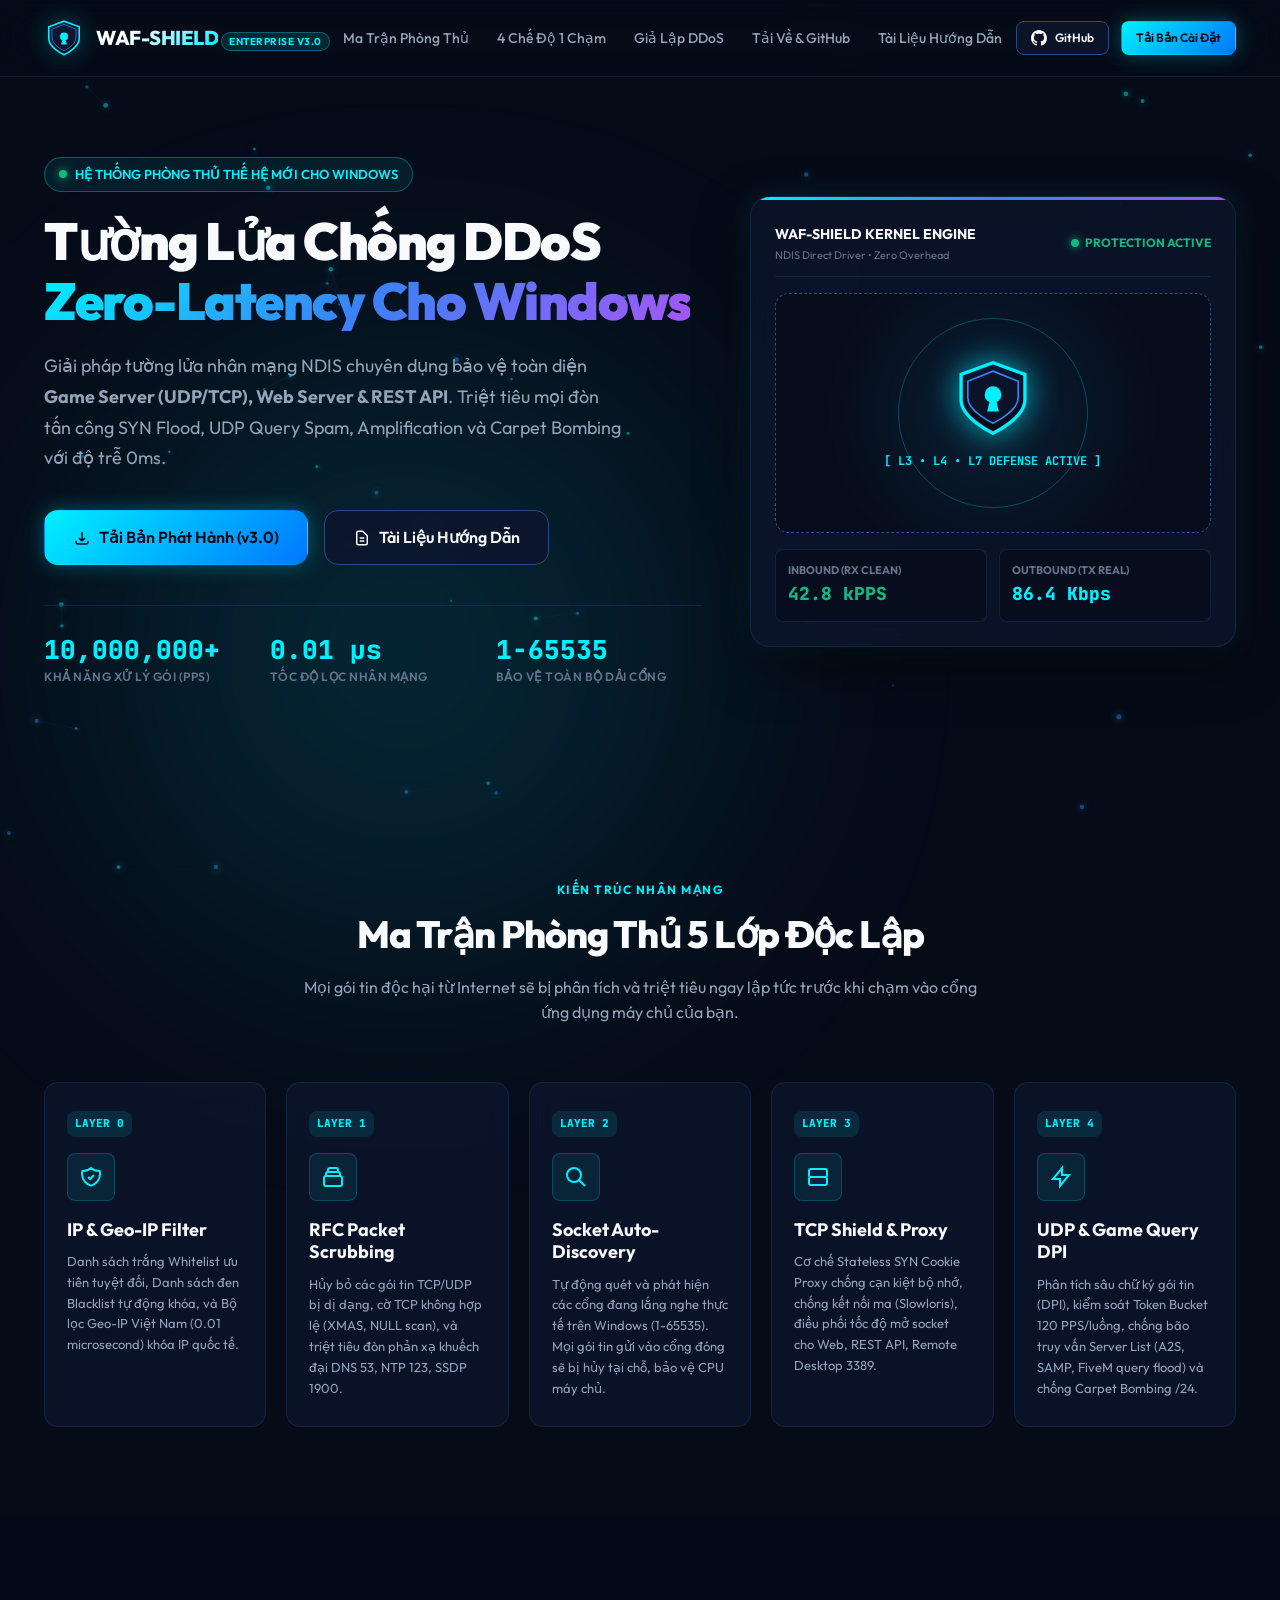
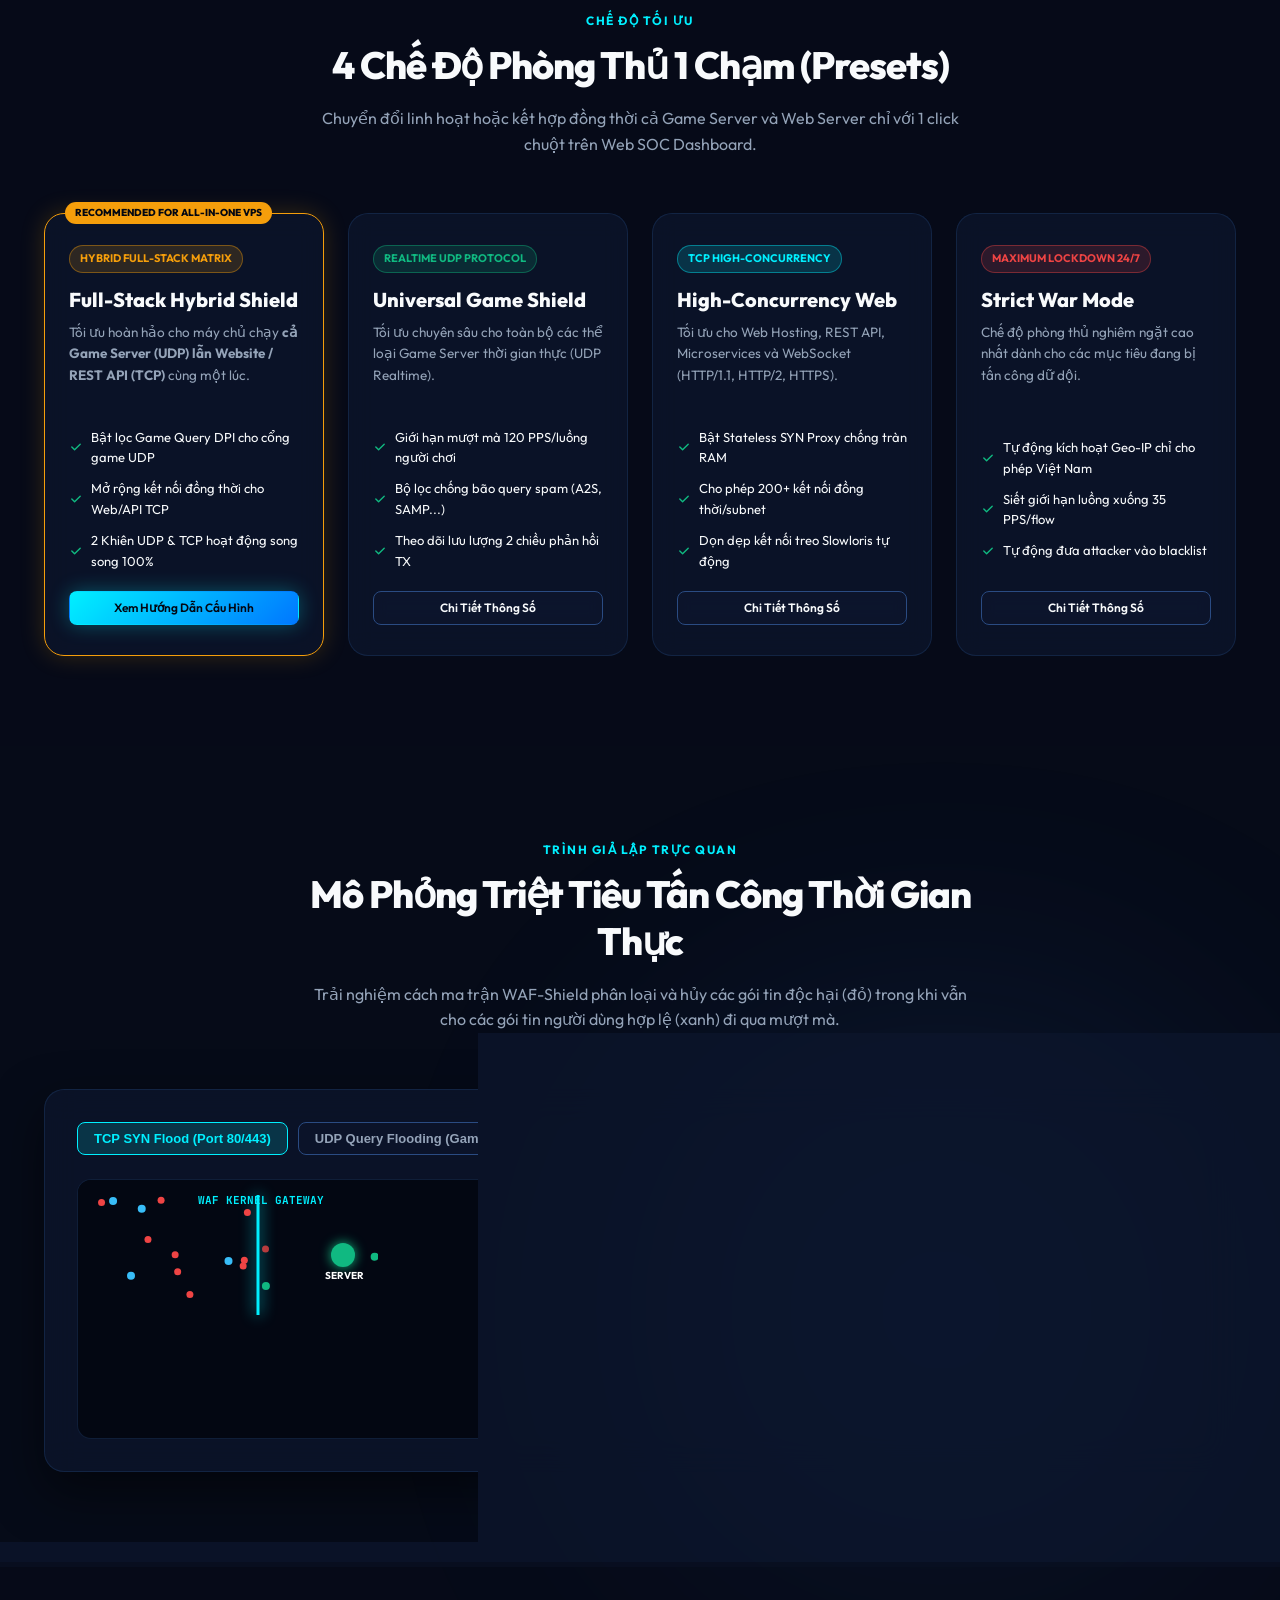
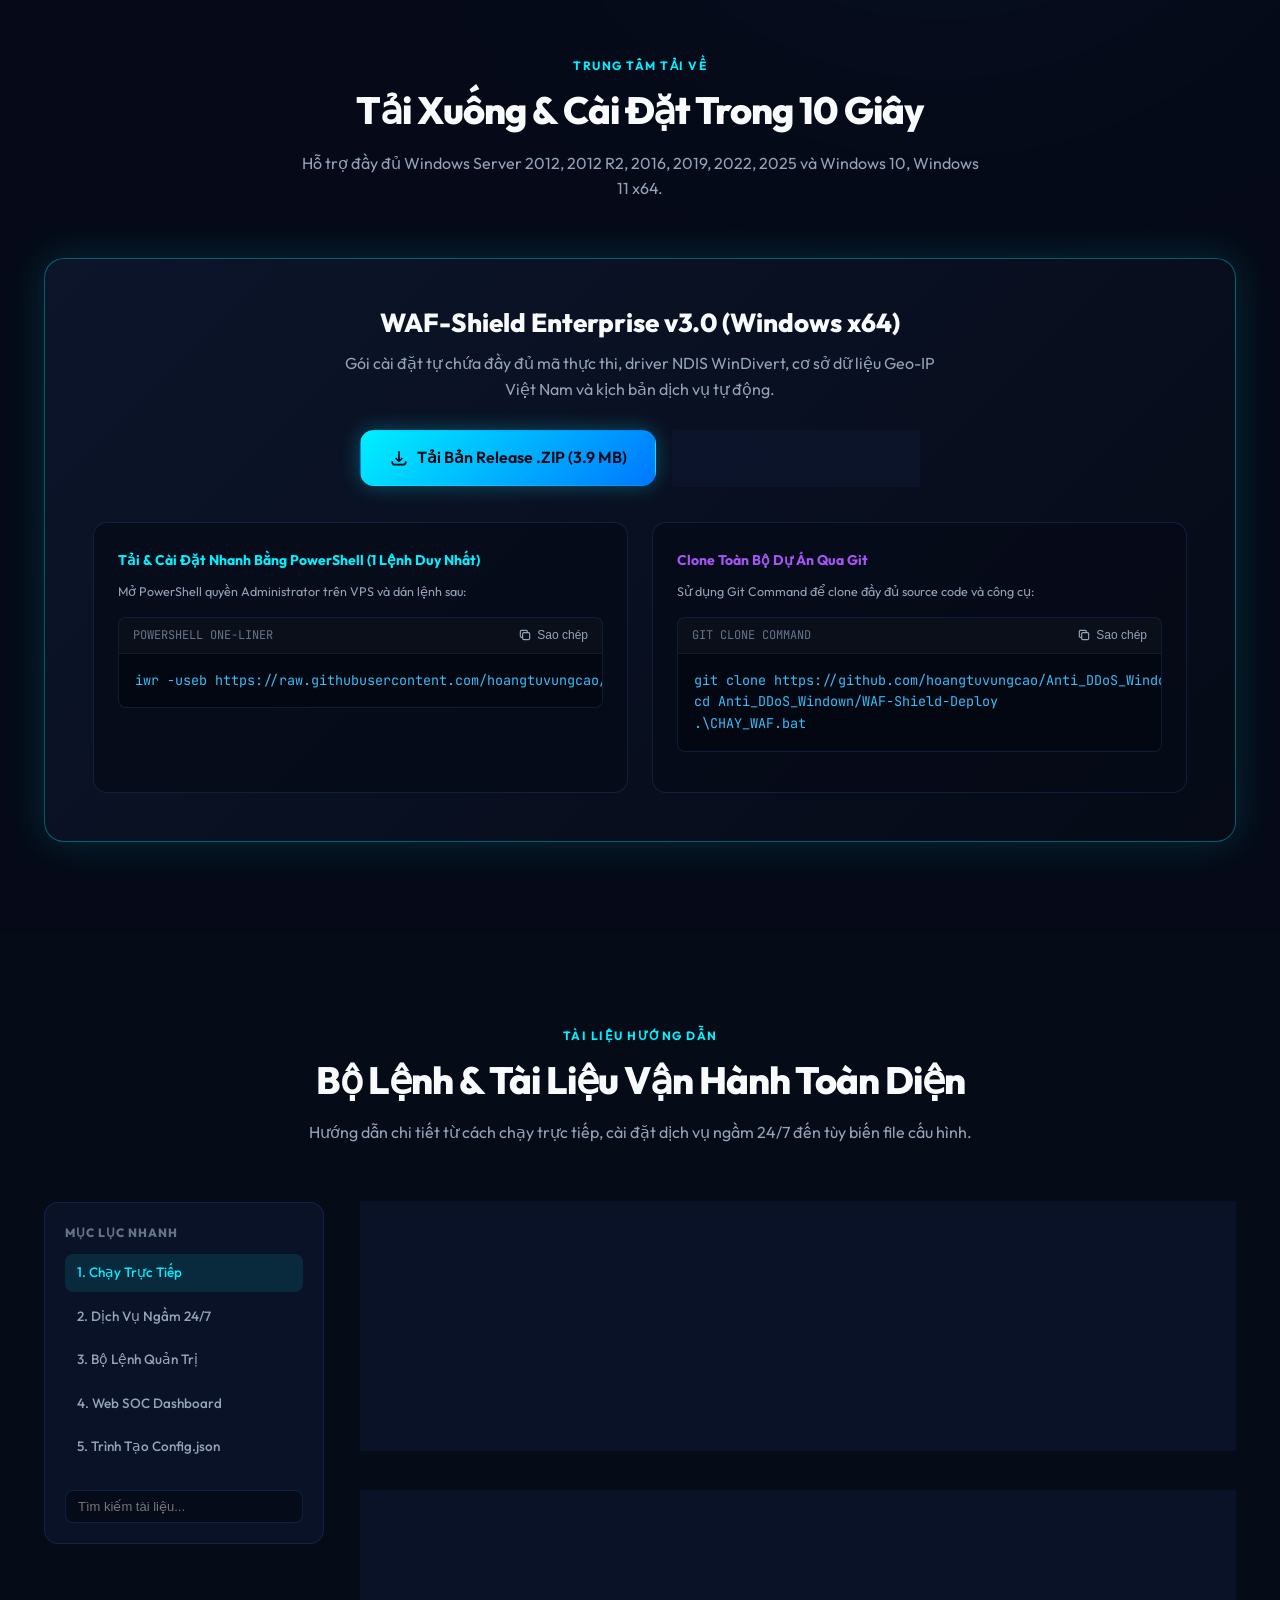
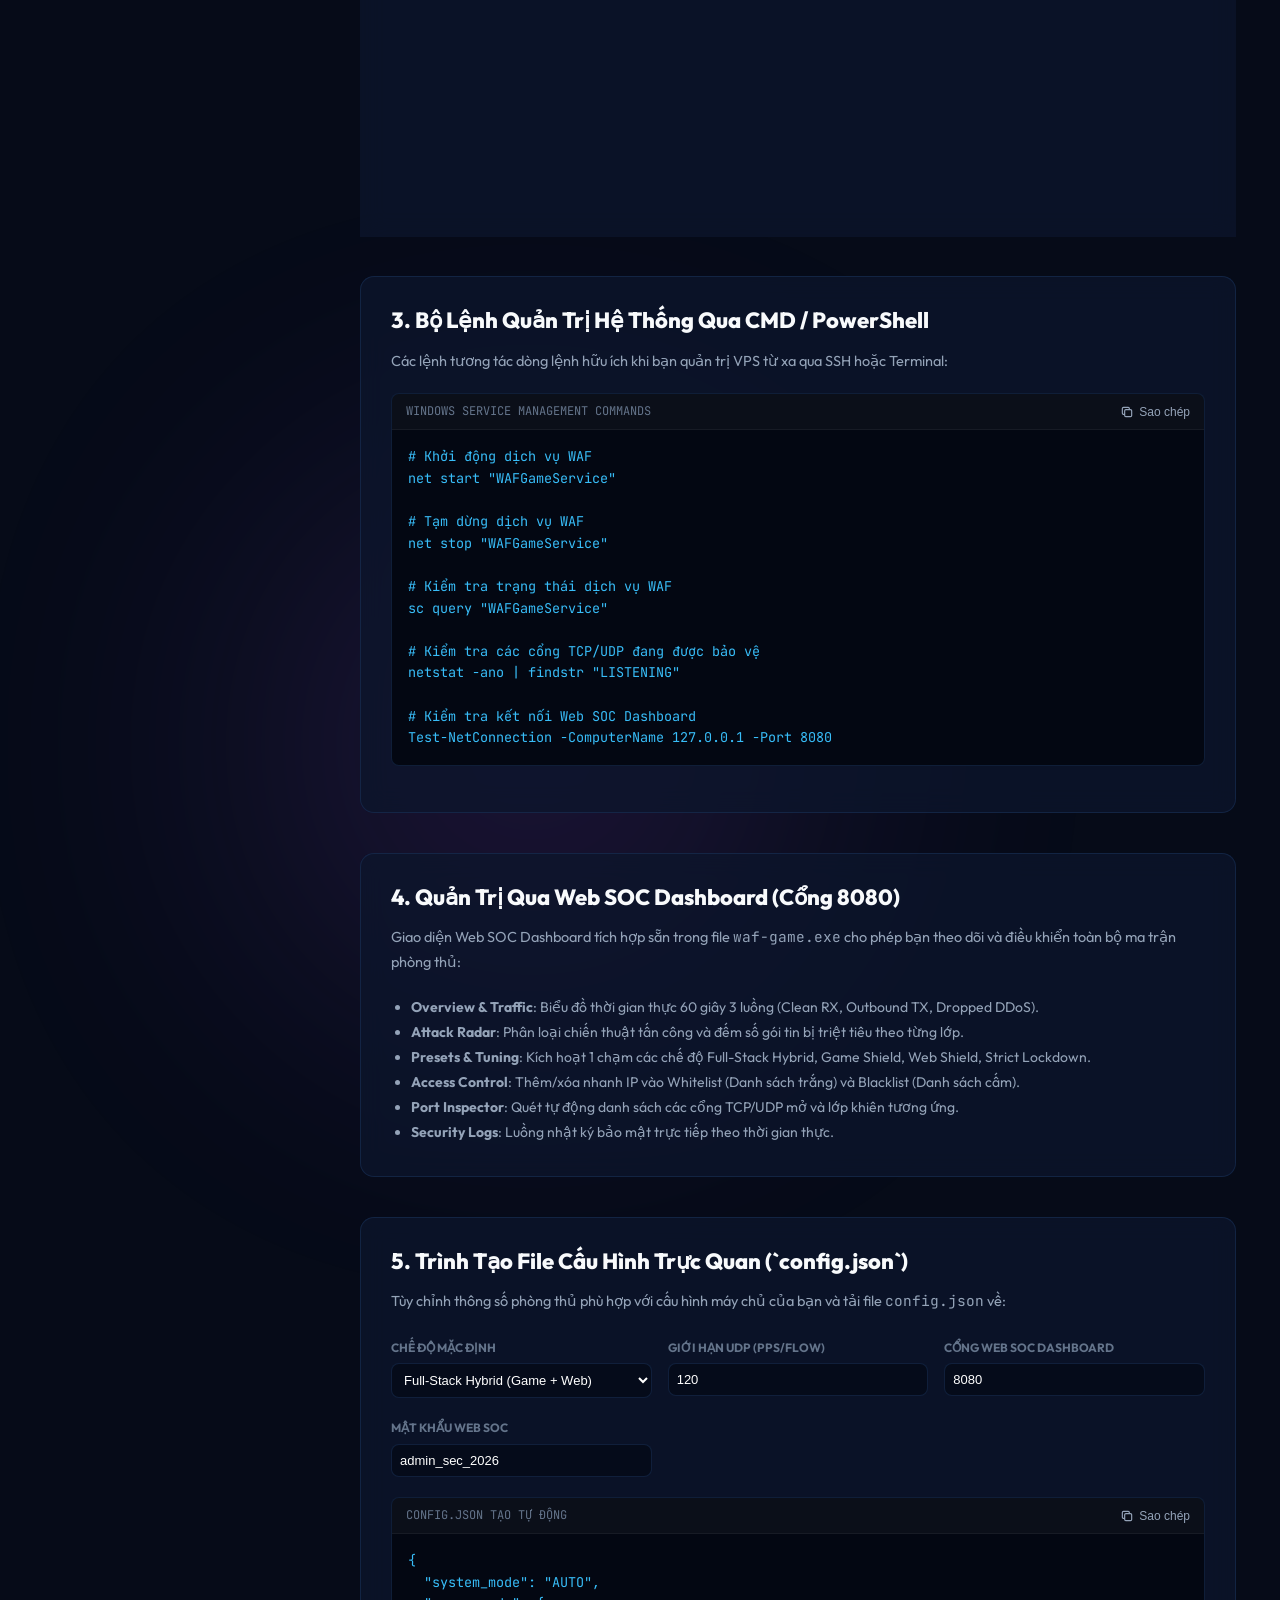
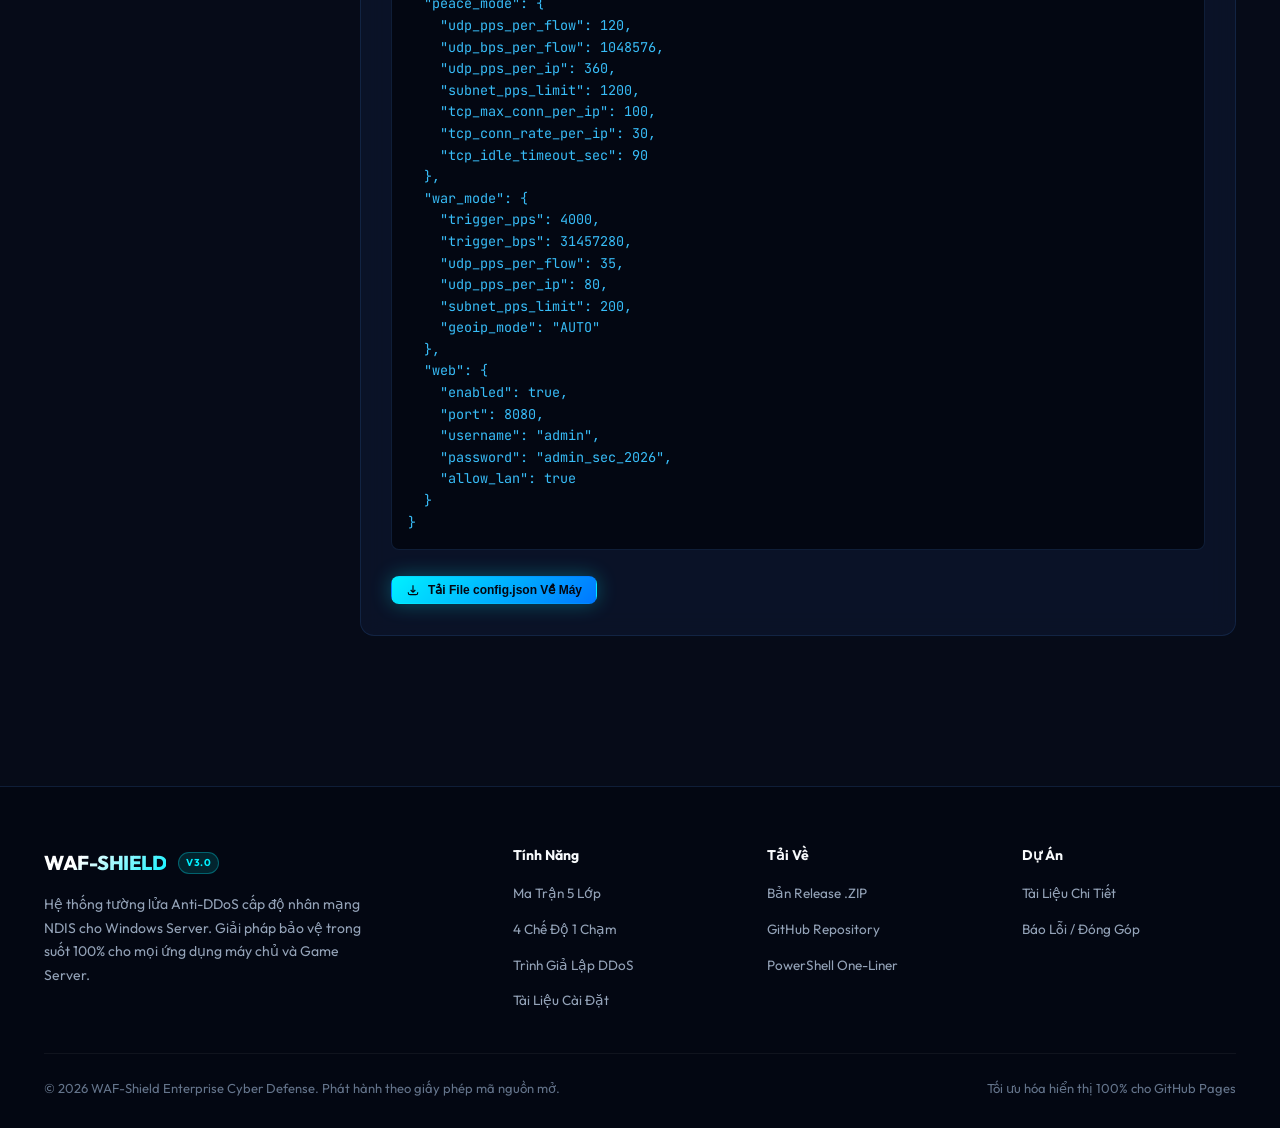
<file: trangchu/index.html>
<!DOCTYPE html>
<html lang="vi">
<head>
    <meta charset="UTF-8">
    <meta name="viewport" content="width=device-width, initial-scale=1.0, maximum-scale=1.0, user-scalable=no, viewport-fit=cover">
    <title>WAF-Shield Enterprise v3.0 — Tường Lửa Anti-DDoS Đa Năng Cho Windows</title>
    <meta name="description" content="Hệ thống tường lửa Anti-DDoS chuyên dụng cho Game Server, Web Server và API trên Windows. Tốc độ nhân NDIS, độ trễ 0ms, giám sát 2 chiều RX/TX.">
    <meta name="keywords" content="Anti DDoS Windows, Game Server DDoS Protection, WAF Shield, WinDivert Firewall, Anti SYN Flood, Anti UDP Flood">
    <meta property="og:title" content="WAF-Shield Enterprise v3.0 — Anti-DDoS Firewall">
    <meta property="og:description" content="Bảo vệ toàn diện Game Server và Web Server trên Windows trước các cuộc tấn công DDoS quy mô lớn.">
    <meta property="og:type" content="website">

    <!-- Clean Vector SVG Cyber Favicon -->
    <link rel="icon" type="image/svg+xml" href="data:image/svg+xml,%3Csvg xmlns='http://www.w3.org/2000/svg' viewBox='0 0 24 24' fill='%2300f0ff'%3E%3Cpath d='M12 1L3 5v6c0 5.55 3.84 10.74 9 12 5.16-1.26 9-6.45 9-12V5l-9-4zm0 2.18l7 3.12v4.7c0 4.54-3.08 8.78-7 9.88-3.92-1.1-7-5.34-7-9.88V6.3l7-3.12z'/%3E%3C/svg%3E">

    <!-- CSS Design System -->
    <link rel="stylesheet" href="style.css">
</head>
<body>

    <!-- Cyber Canvas Background -->
    <canvas id="cyberCanvas"></canvas>
    <div class="glow-orb glow-orb-1"></div>
    <div class="glow-orb glow-orb-2"></div>
    <div class="glow-orb glow-orb-3"></div>

    <!-- Navigation Header -->
    <header class="navbar">
        <div class="container nav-container">
            <a href="#" class="nav-brand">
                <svg class="brand-icon" viewBox="0 0 100 100" fill="none" xmlns="http://www.w3.org/2000/svg">
                    <path d="M50 8L88 22V52C88 74 50 92 50 92C50 92 12 74 12 52V22L50 8Z" fill="url(#brandGrad)" stroke="#00f0ff" stroke-width="4"/>
                    <path d="M50 16L80 28V50C80 68 50 82 50 82C50 82 20 68 20 50V28L50 16Z" fill="#0d1830" stroke="#3b82f6" stroke-width="2"/>
                    <circle cx="50" cy="46" r="10" fill="#00f0ff"/>
                    <path d="M46 54L43 66H57L54 54H46Z" fill="#00f0ff"/>
                    <defs>
                        <linearGradient id="brandGrad" x1="50" y1="8" x2="50" y2="92" gradientUnits="userSpaceOnUse">
                            <stop stop-color="#0a1a36"/>
                            <stop offset="1" stop-color="#060c18"/>
                        </linearGradient>
                    </defs>
                </svg>
                <div>
                    <span class="brand-title">WAF-SHIELD</span>
                    <span class="brand-badge">ENTERPRISE v3.0</span>
                </div>
            </a>

            <ul class="nav-menu">
                <li><a href="#features" class="nav-link">Ma Trận Phòng Thủ</a></li>
                <li><a href="#presets" class="nav-link">4 Chế Độ 1 Chạm</a></li>
                <li><a href="#simulator" class="nav-link">Giả Lập DDoS</a></li>
                <li><a href="#download" class="nav-link">Tải Về & GitHub</a></li>
                <li><a href="#docs" class="nav-link">Tài Liệu Hướng Dẫn</a></li>
            </ul>

            <div class="nav-cta">
                <a href="https://github.com/hoangtuvungcao/Anti_DDoS_Windown" target="_blank" class="btn btn-secondary btn-sm">
                    <svg width="16" height="16" fill="currentColor" viewBox="0 0 24 24"><path d="M12 0C5.37 0 0 5.37 0 12c0 5.31 3.435 9.795 8.205 11.385.6.105.825-.255.825-.57 0-.285-.015-1.23-.015-2.235-3.015.555-3.795-.735-4.035-1.41-.135-.345-.72-1.41-1.23-1.695-.42-.225-1.02-.78-.015-.795.945-.015 1.62.87 1.845 1.23 1.08 1.815 2.805 1.305 3.495.99.105-.78.42-1.305.765-1.605-2.67-.3-5.46-1.335-5.46-5.925 0-1.305.465-2.385 1.23-3.225-.12-.3-.54-1.53.12-3.18 0 0 1.005-.315 3.3 1.23.96-.27 1.98-.405 3-.405s2.04.135 3 .405c2.295-1.56 3.3-1.23 3.3-1.23.66 1.65.24 2.88.12 3.18.765.84 1.23 1.905 1.23 3.225 0 4.605-2.805 5.625-5.475 5.925.435.375.81 1.095.81 2.22 0 1.605-.015 2.895-.015 3.3 0 .315.225.69.825.57A12.02 12.02 0 0024 12c0-6.63-5.37-12-12-12z"/></svg>
                    GitHub
                </a>
                <a href="#download" class="btn btn-primary btn-sm">Tải Bản Cài Đặt</a>
            </div>
        </div>
    </header>

    <!-- Hero Section -->
    <section class="hero">
        <div class="container hero-grid">
            <div>
                <div class="hero-tag">
                    <span class="pulse-dot"></span>
                    HỆ THỐNG PHÒNG THỦ THẾ HỆ MỚI CHO WINDOWS
                </div>
                <h1 class="hero-title">
                    Tường Lửa Chống DDoS <br>
                    <span class="gradient-text">Zero-Latency Cho Windows</span>
                </h1>
                <p class="hero-desc">
                    Giải pháp tường lửa nhân mạng NDIS chuyên dụng bảo vệ toàn diện <b>Game Server (UDP/TCP), Web Server & REST API</b>. Triệt tiêu mọi đòn tấn công SYN Flood, UDP Query Spam, Amplification và Carpet Bombing với độ trễ 0ms.
                </p>
                <div class="hero-actions">
                    <a href="#download" class="btn btn-primary btn-lg">
                        <svg width="18" height="18" fill="none" stroke="currentColor" stroke-width="2" viewBox="0 0 24 24"><path d="M4 16v1a3 3 0 003 3h10a3 3 0 003-3v-1m-4-4l-4 4m0 0l-4-4m4 4V4"/></svg>
                        Tải Bản Phát Hành (v3.0)
                    </a>
                    <a href="#docs" class="btn btn-secondary btn-lg">
                        <svg width="18" height="18" fill="none" stroke="currentColor" stroke-width="2" viewBox="0 0 24 24"><path d="M9 12h6m-6 4h6m2 5H7a2 2 0 01-2-2V5a2 2 0 012-2h5.586a1 1 0 01.707.293l5.414 5.414a1 1 0 01.293.707V19a2 2 0 01-2 2z"/></svg>
                        Tài Liệu Hướng Dẫn
                    </a>
                </div>
                <div class="hero-metrics">
                    <div class="metric-box">
                        <h4>10,000,000+</h4>
                        <p>Khả Năng Xử Lý Gói (PPS)</p>
                    </div>
                    <div class="metric-box">
                        <h4>0.01 µs</h4>
                        <p>Tốc Độ Lọc Nhân Mạng</p>
                    </div>
                    <div class="metric-box">
                        <h4>1-65535</h4>
                        <p>Bảo Vệ Toàn Bộ Dải Cổng</p>
                    </div>
                </div>
            </div>

            <!-- Hero Interactive Widget -->
            <div class="hero-widget">
                <div class="widget-header">
                    <div>
                        <b style="font-size:14px;">WAF-SHIELD KERNEL ENGINE</b>
                        <p style="font-size:11px; color:var(--text-muted);">NDIS Direct Driver • Zero Overhead</p>
                    </div>
                    <div class="widget-status">
                        <span class="pulse-dot"></span>
                        PROTECTION ACTIVE
                    </div>
                </div>

                <div class="widget-visual">
                    <div class="shield-radar-ring"></div>
                    <svg class="shield-center-icon" viewBox="0 0 100 100" fill="none" xmlns="http://www.w3.org/2000/svg">
                        <path d="M50 8L88 22V52C88 74 50 92 50 92C50 92 12 74 12 52V22L50 8Z" fill="url(#heroGrad)" stroke="#00f0ff" stroke-width="4"/>
                        <path d="M50 18L80 30V50C80 66 50 80 50 80C50 80 20 66 20 50V30L50 18Z" fill="#0b1329" stroke="#3b82f6" stroke-width="2"/>
                        <circle cx="50" cy="46" r="10" fill="#00f0ff"/>
                        <path d="M46 54L43 66H57L54 54H46Z" fill="#00f0ff"/>
                        <defs>
                            <linearGradient id="heroGrad" x1="50" y1="8" x2="50" y2="92" gradientUnits="userSpaceOnUse">
                                <stop stop-color="#0a1a36"/>
                                <stop offset="1" stop-color="#040812"/>
                            </linearGradient>
                        </defs>
                    </svg>
                    <div style="font-size:12px; font-weight:700; color:var(--cyan); margin-top:12px; font-family:var(--font-mono);">
                        [ L3 • L4 • L7 DEFENSE ACTIVE ]
                    </div>
                </div>

                <div class="widget-stream">
                    <div class="stream-card">
                        <div class="stream-title">Inbound (RX Clean)</div>
                        <div class="stream-val" style="color:var(--green);">42.8 kPPS</div>
                    </div>
                    <div class="stream-card">
                        <div class="stream-title">Outbound (TX Real)</div>
                        <div class="stream-val" style="color:var(--cyan);">86.4 Kbps</div>
                    </div>
                </div>
            </div>
        </div>
    </section>

    <!-- 5-Layer Defense Architecture -->
    <section id="features" class="section">
        <div class="container">
            <div class="section-header">
                <span class="section-tag">KIẾN TRÚC NHÂN MẠNG</span>
                <h2 class="section-title">Ma Trận Phòng Thủ 5 Lớp Độc Lập</h2>
                <p class="section-desc">Mọi gói tin độc hại từ Internet sẽ bị phân tích và triệt tiêu ngay lập tức trước khi chạm vào cổng ứng dụng máy chủ của bạn.</p>
            </div>

            <div class="arch-grid">
                <!-- Layer 0 -->
                <div class="layer-card">
                    <span class="layer-num">LAYER 0</span>
                    <div class="layer-icon-wrap">
                        <svg class="layer-svg" fill="none" stroke="currentColor" stroke-width="2" viewBox="0 0 24 24"><path d="M9 12l2 2 4-4m5.618-4.016A11.955 11.955 0 0112 2.944a11.955 11.955 0 01-8.618 3.04A12.02 12.02 0 003 9c0 5.591 3.824 10.29 9 11.622 5.176-1.332 9-6.03 9-11.622 0-1.042-.133-2.052-.382-3.016z"/></svg>
                    </div>
                    <h3 class="layer-title">IP & Geo-IP Filter</h3>
                    <p class="layer-desc">Danh sách trắng Whitelist ưu tiên tuyệt đối, Danh sách đen Blacklist tự động khóa, và Bộ lọc Geo-IP Việt Nam (0.01 microsecond) khóa IP quốc tế.</p>
                </div>

                <!-- Layer 1 -->
                <div class="layer-card">
                    <span class="layer-num">LAYER 1</span>
                    <div class="layer-icon-wrap">
                        <svg class="layer-svg" fill="none" stroke="currentColor" stroke-width="2" viewBox="0 0 24 24"><path d="M19 11H5m14 0a2 2 0 012 2v6a2 2 0 01-2 2H5a2 2 0 01-2-2v-6a2 2 0 012-2m14 0V9a2 2 0 00-2-2M5 11V9a2 2 0 012-2m0 0V5a2 2 0 012-2h6a2 2 0 012 2v2M7 7h10"/></svg>
                    </div>
                    <h3 class="layer-title">RFC Packet Scrubbing</h3>
                    <p class="layer-desc">Hủy bỏ các gói tin TCP/UDP bị dị dạng, cờ TCP không hợp lệ (XMAS, NULL scan), và triệt tiêu đòn phản xạ khuếch đại DNS 53, NTP 123, SSDP 1900.</p>
                </div>

                <!-- Layer 2 -->
                <div class="layer-card">
                    <span class="layer-num">LAYER 2</span>
                    <div class="layer-icon-wrap">
                        <svg class="layer-svg" fill="none" stroke="currentColor" stroke-width="2" viewBox="0 0 24 24"><path d="M21 21l-6-6m2-5a7 7 0 11-14 0 7 7 0 0114 0z"/></svg>
                    </div>
                    <h3 class="layer-title">Socket Auto-Discovery</h3>
                    <p class="layer-desc">Tự động quét và phát hiện các cổng đang lắng nghe thực tế trên Windows (1-65535). Mọi gói tin gửi vào cổng đóng sẽ bị hủy tại chỗ, bảo vệ CPU máy chủ.</p>
                </div>

                <!-- Layer 3 -->
                <div class="layer-card">
                    <span class="layer-num">LAYER 3</span>
                    <div class="layer-icon-wrap">
                        <svg class="layer-svg" fill="none" stroke="currentColor" stroke-width="2" viewBox="0 0 24 24"><path d="M5 12h14M5 12a2 2 0 01-2-2V6a2 2 0 012-2h14a2 2 0 012 2v4a2 2 0 01-2 2M5 12a2 2 0 00-2 2v4a2 2 0 002 2h14a2 2 0 002-2v-4a2 2 0 00-2-2m-2-4h.01M17 16h.01"/></svg>
                    </div>
                    <h3 class="layer-title">TCP Shield & Proxy</h3>
                    <p class="layer-desc">Cơ chế Stateless SYN Cookie Proxy chống cạn kiệt bộ nhớ, chống kết nối ma (Slowloris), điều phối tốc độ mở socket cho Web, REST API, Remote Desktop 3389.</p>
                </div>

                <!-- Layer 4 -->
                <div class="layer-card">
                    <span class="layer-num">LAYER 4</span>
                    <div class="layer-icon-wrap">
                        <svg class="layer-svg" fill="none" stroke="currentColor" stroke-width="2" viewBox="0 0 24 24"><path d="M13 10V3L4 14h7v7l9-11h-7z"/></svg>
                    </div>
                    <h3 class="layer-title">UDP & Game Query DPI</h3>
                    <p class="layer-desc">Phân tích sâu chữ ký gói tin (DPI), kiểm soát Token Bucket 120 PPS/luồng, chống bão truy vấn Server List (A2S, SAMP, FiveM query flood) và chống Carpet Bombing /24.</p>
                </div>
            </div>
        </div>
    </section>

    <!-- 4 Instant Presets -->
    <section id="presets" class="section" style="background:rgba(6, 11, 24, 0.5);">
        <div class="container">
            <div class="section-header">
                <span class="section-tag">CHẾ ĐỘ TỐI ƯU</span>
                <h2 class="section-title">4 Chế Độ Phòng Thủ 1 Chạm (Presets)</h2>
                <p class="section-desc">Chuyển đổi linh hoạt hoặc kết hợp đồng thời cả Game Server và Web Server chỉ với 1 click chuột trên Web SOC Dashboard.</p>
            </div>

            <div class="presets-grid">
                <!-- Preset 1: Hybrid -->
                <div class="preset-item featured">
                    <div class="preset-item-header">
                        <span class="preset-badge" style="background:rgba(245, 158, 11, 0.15); color:var(--yellow); border:1px solid rgba(245, 158, 11, 0.4);">HYBRID FULL-STACK MATRIX</span>
                        <h3 class="preset-title">Full-Stack Hybrid Shield</h3>
                        <p class="preset-desc">Tối ưu hoàn hảo cho máy chủ chạy <b>cả Game Server (UDP) lẫn Website / REST API (TCP)</b> cùng một lúc.</p>
                    </div>
                    <ul class="preset-specs">
                        <li><svg width="14" height="14" fill="currentColor" viewBox="0 0 20 20"><path fill-rule="evenodd" d="M16.707 5.293a1 1 0 010 1.414l-8 8a1 1 0 01-1.414 0l-4-4a1 1 0 011.414-1.414L8 12.586l7.293-7.293a1 1 0 011.414 0z" clip-rule="evenodd"></path></svg> Bật lọc Game Query DPI cho cổng game UDP</li>
                        <li><svg width="14" height="14" fill="currentColor" viewBox="0 0 20 20"><path fill-rule="evenodd" d="M16.707 5.293a1 1 0 010 1.414l-8 8a1 1 0 01-1.414 0l-4-4a1 1 0 011.414-1.414L8 12.586l7.293-7.293a1 1 0 011.414 0z" clip-rule="evenodd"></path></svg> Mở rộng kết nối đồng thời cho Web/API TCP</li>
                        <li><svg width="14" height="14" fill="currentColor" viewBox="0 0 20 20"><path fill-rule="evenodd" d="M16.707 5.293a1 1 0 010 1.414l-8 8a1 1 0 01-1.414 0l-4-4a1 1 0 011.414-1.414L8 12.586l7.293-7.293a1 1 0 011.414 0z" clip-rule="evenodd"></path></svg> 2 Khiên UDP & TCP hoạt động song song 100%</li>
                    </ul>
                    <a href="#docs" class="btn btn-primary btn-sm">Xem Hướng Dẫn Cấu Hình</a>
                </div>

                <!-- Preset 2: Game -->
                <div class="preset-item">
                    <div class="preset-item-header">
                        <span class="preset-badge" style="background:rgba(16, 185, 129, 0.15); color:var(--green); border:1px solid rgba(16, 185, 129, 0.4);">REALTIME UDP PROTOCOL</span>
                        <h3 class="preset-title">Universal Game Shield</h3>
                        <p class="preset-desc">Tối ưu chuyên sâu cho toàn bộ các thể loại Game Server thời gian thực (UDP Realtime).</p>
                    </div>
                    <ul class="preset-specs">
                        <li><svg width="14" height="14" fill="currentColor" viewBox="0 0 20 20"><path fill-rule="evenodd" d="M16.707 5.293a1 1 0 010 1.414l-8 8a1 1 0 01-1.414 0l-4-4a1 1 0 011.414-1.414L8 12.586l7.293-7.293a1 1 0 011.414 0z" clip-rule="evenodd"></path></svg> Giới hạn mượt mà 120 PPS/luồng người chơi</li>
                        <li><svg width="14" height="14" fill="currentColor" viewBox="0 0 20 20"><path fill-rule="evenodd" d="M16.707 5.293a1 1 0 010 1.414l-8 8a1 1 0 01-1.414 0l-4-4a1 1 0 011.414-1.414L8 12.586l7.293-7.293a1 1 0 011.414 0z" clip-rule="evenodd"></path></svg> Bộ lọc chống bão query spam (A2S, SAMP...)</li>
                        <li><svg width="14" height="14" fill="currentColor" viewBox="0 0 20 20"><path fill-rule="evenodd" d="M16.707 5.293a1 1 0 010 1.414l-8 8a1 1 0 01-1.414 0l-4-4a1 1 0 011.414-1.414L8 12.586l7.293-7.293a1 1 0 011.414 0z" clip-rule="evenodd"></path></svg> Theo dõi lưu lượng 2 chiều phản hồi TX</li>
                    </ul>
                    <a href="#docs" class="btn btn-secondary btn-sm">Chi Tiết Thông Số</a>
                </div>

                <!-- Preset 3: Web -->
                <div class="preset-item">
                    <div class="preset-item-header">
                        <span class="preset-badge" style="background:rgba(0, 240, 255, 0.15); color:var(--cyan); border:1px solid rgba(0, 240, 255, 0.4);">TCP HIGH-CONCURRENCY</span>
                        <h3 class="preset-title">High-Concurrency Web</h3>
                        <p class="preset-desc">Tối ưu cho Web Hosting, REST API, Microservices và WebSocket (HTTP/1.1, HTTP/2, HTTPS).</p>
                    </div>
                    <ul class="preset-specs">
                        <li><svg width="14" height="14" fill="currentColor" viewBox="0 0 20 20"><path fill-rule="evenodd" d="M16.707 5.293a1 1 0 010 1.414l-8 8a1 1 0 01-1.414 0l-4-4a1 1 0 011.414-1.414L8 12.586l7.293-7.293a1 1 0 011.414 0z" clip-rule="evenodd"></path></svg> Bật Stateless SYN Proxy chống tràn RAM</li>
                        <li><svg width="14" height="14" fill="currentColor" viewBox="0 0 20 20"><path fill-rule="evenodd" d="M16.707 5.293a1 1 0 010 1.414l-8 8a1 1 0 01-1.414 0l-4-4a1 1 0 011.414-1.414L8 12.586l7.293-7.293a1 1 0 011.414 0z" clip-rule="evenodd"></path></svg> Cho phép 200+ kết nối đồng thời/subnet</li>
                        <li><svg width="14" height="14" fill="currentColor" viewBox="0 0 20 20"><path fill-rule="evenodd" d="M16.707 5.293a1 1 0 010 1.414l-8 8a1 1 0 01-1.414 0l-4-4a1 1 0 011.414-1.414L8 12.586l7.293-7.293a1 1 0 011.414 0z" clip-rule="evenodd"></path></svg> Dọn dẹp kết nối treo Slowloris tự động</li>
                    </ul>
                    <a href="#docs" class="btn btn-secondary btn-sm">Chi Tiết Thông Số</a>
                </div>

                <!-- Preset 4: Strict -->
                <div class="preset-item">
                    <div class="preset-item-header">
                        <span class="preset-badge" style="background:rgba(239, 68, 68, 0.15); color:var(--red); border:1px solid rgba(239, 68, 68, 0.4);">MAXIMUM LOCKDOWN 24/7</span>
                        <h3 class="preset-title">Strict War Mode</h3>
                        <p class="preset-desc">Chế độ phòng thủ nghiêm ngặt cao nhất dành cho các mục tiêu đang bị tấn công dữ dội.</p>
                    </div>
                    <ul class="preset-specs">
                        <li><svg width="14" height="14" fill="currentColor" viewBox="0 0 20 20"><path fill-rule="evenodd" d="M16.707 5.293a1 1 0 010 1.414l-8 8a1 1 0 01-1.414 0l-4-4a1 1 0 011.414-1.414L8 12.586l7.293-7.293a1 1 0 011.414 0z" clip-rule="evenodd"></path></svg> Tự động kích hoạt Geo-IP chỉ cho phép Việt Nam</li>
                        <li><svg width="14" height="14" fill="currentColor" viewBox="0 0 20 20"><path fill-rule="evenodd" d="M16.707 5.293a1 1 0 010 1.414l-8 8a1 1 0 01-1.414 0l-4-4a1 1 0 011.414-1.414L8 12.586l7.293-7.293a1 1 0 011.414 0z" clip-rule="evenodd"></path></svg> Siết giới hạn luồng xuống 35 PPS/flow</li>
                        <li><svg width="14" height="14" fill="currentColor" viewBox="0 0 20 20"><path fill-rule="evenodd" d="M16.707 5.293a1 1 0 010 1.414l-8 8a1 1 0 01-1.414 0l-4-4a1 1 0 011.414-1.414L8 12.586l7.293-7.293a1 1 0 011.414 0z" clip-rule="evenodd"></path></svg> Tự động đưa attacker vào blacklist</li>
                    </ul>
                    <a href="#docs" class="btn btn-secondary btn-sm">Chi Tiết Thông Số</a>
                </div>
            </div>
        </div>
    </section>

    <!-- Interactive DDoS Simulator -->
    <section id="simulator" class="section">
        <div class="container">
            <div class="section-header">
                <span class="section-tag">TRÌNH GIẢ LẬP TRỰC QUAN</span>
                <h2 class="section-title">Mô Phỏng Triệt Tiêu Tấn Công Thời Gian Thực</h2>
                <p class="section-desc">Trải nghiệm cách ma trận WAF-Shield phân loại và hủy các gói tin độc hại (đỏ) trong khi vẫn cho các gói tin người dùng hợp lệ (xanh) đi qua mượt mà.</p>
            </div>

            <div class="simulator-container">
                <div class="sim-controls">
                    <div class="sim-attacks">
                        <button class="sim-btn active" onclick="switchSimAttack('SYN_FLOOD')">TCP SYN Flood (Port 80/443)</button>
                        <button class="sim-btn" onclick="switchSimAttack('UDP_QUERY_SPAM')">UDP Query Flooding (Game)</button>
                        <button class="sim-btn" onclick="switchSimAttack('DNS_AMPLIFICATION')">DNS Amplification Reflection</button>
                        <button class="sim-btn" onclick="switchSimAttack('CARPET_BOMBING')">Subnet Carpet Bombing (/24)</button>
                    </div>
                </div>

                <div class="sim-display">
                    <div class="sim-canvas-box">
                        <canvas id="simCanvas"></canvas>
                    </div>

                    <div class="sim-stats-box">
                        <div class="stream-card">
                            <div class="stream-title">Vector Tấn Công</div>
                            <div class="stream-val" id="simStatVector" style="color:var(--yellow); font-size:15px;">SYN_FLOOD</div>
                        </div>
                        <div class="stream-card">
                            <div class="stream-title">Lưu Lượng Tấn Công Giả Lập</div>
                            <div class="stream-val" id="simStatPPS" style="color:var(--cyan);">124.5 kPPS</div>
                        </div>
                        <div class="stream-card">
                            <div class="stream-title">Hiệu Suất Triệt Tiêu</div>
                            <div class="stream-val" id="simStatDrop" style="color:var(--green);">99.89% Blocked</div>
                        </div>
                    </div>
                </div>
            </div>
        </div>
    </section>

    <!-- Download & GitHub Release Center -->
    <section id="download" class="section" style="background:rgba(6, 11, 24, 0.5);">
        <div class="container">
            <div class="section-header">
                <span class="section-tag">TRUNG TÂM TẢI VỀ</span>
                <h2 class="section-title">Tải Xuống & Cài Đặt Trong 10 Giây</h2>
                <p class="section-desc">Hỗ trợ đầy đủ Windows Server 2012, 2012 R2, 2016, 2019, 2022, 2025 và Windows 10, Windows 11 x64.</p>
            </div>

            <div class="download-card">
                <h3 style="font-size:26px; font-weight:800; margin-bottom:12px;">WAF-Shield Enterprise v3.0 (Windows x64)</h3>
                <p style="color:var(--text-secondary); max-width:600px; margin:0 auto 28px;">
                    Gói cài đặt tự chứa đầy đủ mã thực thi, driver NDIS WinDivert, cơ sở dữ liệu Geo-IP Việt Nam và kịch bản dịch vụ tự động.
                </p>

                <div style="display:flex; justify-content:center; gap:16px; flex-wrap:wrap; margin-bottom:30px;">
                    <a href="https://github.com/hoangtuvungcao/Anti_DDoS_Windown/releases/latest/download/WAF-Shield-Windows-Release.zip" class="btn btn-primary btn-lg">
                        <svg width="20" height="20" fill="none" stroke="currentColor" stroke-width="2" viewBox="0 0 24 24"><path d="M4 16v1a3 3 0 003 3h10a3 3 0 003-3v-1m-4-4l-4 4m0 0l-4-4m4 4V4"/></svg>
                        Tải Bản Release .ZIP (3.9 MB)
                    </a>
                    <a href="https://github.com/hoangtuvungcao/Anti_DDoS_Windown" target="_blank" class="btn btn-secondary btn-lg">
                        <svg width="20" height="20" fill="currentColor" viewBox="0 0 24 24"><path d="M12 0C5.37 0 0 5.37 0 12c0 5.31 3.435 9.795 8.205 11.385.6.105.825-.255.825-.57 0-.285-.015-1.23-.015-2.235-3.015.555-3.795-.735-4.035-1.41-.135-.345-.72-1.41-1.23-1.695-.42-.225-1.02-.78-.015-.795.945-.015 1.62.87 1.845 1.23 1.08 1.815 2.805 1.305 3.495.99.105-.78.42-1.305.765-1.605-2.67-.3-5.46-1.335-5.46-5.925 0-1.305.465-2.385 1.23-3.225-.12-.3-.54-1.53.12-3.18 0 0 1.005-.315 3.3 1.23.96-.27 1.98-.405 3-.405s2.04.135 3 .405c2.295-1.56 3.3-1.23 3.3-1.23.66 1.65.24 2.88.12 3.18.765.84 1.23 1.905 1.23 3.225 0 4.605-2.805 5.625-5.475 5.925.435.375.81 1.095.81 2.22 0 1.605-.015 2.895-.015 3.3 0 .315.225.69.825.57A12.02 12.02 0 0024 12c0-6.63-5.37-12-12-12z"/></svg>
                        Mã Nguồn Trên GitHub
                    </a>
                </div>

                <div class="download-grid">
                    <div class="dl-box">
                        <b style="color:var(--cyan); font-size:14px;">Tải & Cài Đặt Nhanh Bằng PowerShell (1 Lệnh Duy Nhất)</b>
                        <p style="font-size:12.5px; color:var(--text-secondary); margin:8px 0 12px;">Mở PowerShell quyền Administrator trên VPS và dán lệnh sau:</p>
                        <div class="code-container">
                            <div class="code-header">
                                <span>POWERSHELL ONE-LINER</span>
                                <button class="code-copy-btn" onclick="copyCode('psCmd', 'lệnh PowerShell')"><svg width="14" height="14" fill="none" stroke="currentColor" stroke-width="2" viewBox="0 0 24 24"><path d="M8 16H6a2 2 0 01-2-2V6a2 2 0 012-2h8a2 2 0 012 2v2m-6 12h8a2 2 0 002-2v-8a2 2 0 00-2-2h-8a2 2 0 00-2 2v8a2 2 0 002 2z"/></svg> Sao chép</button>
                            </div>
                            <pre class="code-box" id="psCmd">iwr -useb https://raw.githubusercontent.com/hoangtuvungcao/Anti_DDoS_Windown/main/WAF-Shield-Windows-Release.zip -OutFile WAF-Shield.zip; Expand-Archive WAF-Shield.zip -DestinationPath C:\WAF-Shield -Force; cd C:\WAF-Shield\WAF-Shield-Deploy; .\CHAY_WAF.bat</pre>
                        </div>
                    </div>

                    <div class="dl-box">
                        <b style="color:var(--purple); font-size:14px;">Clone Toàn Bộ Dự Án Qua Git</b>
                        <p style="font-size:12.5px; color:var(--text-secondary); margin:8px 0 12px;">Sử dụng Git Command để clone đầy đủ source code và công cụ:</p>
                        <div class="code-container">
                            <div class="code-header">
                                <span>GIT CLONE COMMAND</span>
                                <button class="code-copy-btn" onclick="copyCode('gitCmd', 'lệnh Git')"><svg width="14" height="14" fill="none" stroke="currentColor" stroke-width="2" viewBox="0 0 24 24"><path d="M8 16H6a2 2 0 01-2-2V6a2 2 0 012-2h8a2 2 0 012 2v2m-6 12h8a2 2 0 002-2v-8a2 2 0 00-2-2h-8a2 2 0 00-2 2v8a2 2 0 002 2z"/></svg> Sao chép</button>
                            </div>
                            <pre class="code-box" id="gitCmd">git clone https://github.com/hoangtuvungcao/Anti_DDoS_Windown.git
cd Anti_DDoS_Windown/WAF-Shield-Deploy
.\CHAY_WAF.bat</pre>
                        </div>
                    </div>
                </div>
            </div>
        </div>
    </section>

    <!-- Comprehensive Documentation & Commands Guide -->
    <section id="docs" class="section">
        <div class="container">
            <div class="section-header">
                <span class="section-tag">TÀI LIỆU HƯỚNG DẪN</span>
                <h2 class="section-title">Bộ Lệnh & Tài Liệu Vận Hành Toàn Diện</h2>
                <p class="section-desc">Hướng dẫn chi tiết từ cách chạy trực tiếp, cài đặt dịch vụ ngầm 24/7 đến tùy biến file cấu hình.</p>
            </div>

            <div class="docs-wrapper">
                <aside class="docs-sidebar">
                    <div class="docs-nav-title">Mục Lục Nhanh</div>
                    <ul class="docs-nav-list">
                        <li class="docs-nav-item active"><a href="#doc-quickstart">1. Chạy Trực Tiếp</a></li>
                        <li class="docs-nav-item"><a href="#doc-service">2. Dịch Vụ Ngầm 24/7</a></li>
                        <li class="docs-nav-item"><a href="#doc-cmds">3. Bộ Lệnh Quản Trị</a></li>
                        <li class="docs-nav-item"><a href="#doc-web">4. Web SOC Dashboard</a></li>
                        <li class="docs-nav-item"><a href="#doc-config">5. Trình Tạo Config.json</a></li>
                    </ul>

                    <div style="margin-top:24px;">
                        <input type="text" id="docsSearchInput" placeholder="Tìm kiếm tài liệu..." style="width:100%; padding:8px 12px; background:rgba(6,11,24,0.7); border:1px solid var(--border-dim); border-radius:var(--radius-sm); color:#fff; font-size:13px;">
                    </div>
                </aside>

                <div class="docs-content">
                    <!-- Doc 1 -->
                    <div class="docs-block" id="doc-quickstart">
                        <h3>1. Cách Chạy Trực Tiếp (Console & Web Dashboard)</h3>
                        <p>Dành cho kiểm tra nhanh trạng thái lưu lượng và hiệu năng máy chủ khi đang kết nối Remote Desktop:</p>
                        <ol style="margin-left:20px; color:var(--text-secondary); line-height:1.8; font-size:14px;">
                            <li>Giải nén thư mục <b><code>WAF-Shield-Deploy/</code></b> vào ổ đĩa trên VPS (ví dụ <code>C:\WAF-Shield</code>).</li>
                            <li>Nhấp đúp chuột vào file <b><code>CHAY_WAF.bat</code></b> (hoặc chuột phải chọn <i>Run as Administrator</i>).</li>
                            <li>Bảng điều khiển Console sẽ hiển thị thông số PPS, Bps, trạng thái ma trận bảo vệ.</li>
                            <li>Mở trình duyệt truy cập <b><code>http://localhost:8080</code></b> để vào Web SOC Dashboard.</li>
                        </ol>
                    </div>

                    <!-- Doc 2 -->
                    <div class="docs-block" id="doc-service">
                        <h3>2. Cài Đặt Chạy Ngầm Tự Động 24/7 (Windows Service)</h3>
                        <p>WAF sẽ tự động khởi động cùng hệ điều hành Windows ngay khi VPS bật nguồn mà không cần bạn phải đăng nhập Remote Desktop:</p>
                        
                        <div class="code-container">
                            <div class="code-header">
                                <span>CÁC BƯỚC CÀI ĐẶT DỊCH VỤ</span>
                                <button class="code-copy-btn" onclick="copyCode('srvCmds', 'hướng dẫn dịch vụ')"><svg width="14" height="14" fill="none" stroke="currentColor" stroke-width="2" viewBox="0 0 24 24"><path d="M8 16H6a2 2 0 01-2-2V6a2 2 0 012-2h8a2 2 0 012 2v2m-6 12h8a2 2 0 002-2v-8a2 2 0 00-2-2h-8a2 2 0 00-2 2v8a2 2 0 002 2z"/></svg> Sao chép</button>
                            </div>
                            <pre class="code-box" id="srvCmds">Bước 1: Chuột phải vào 'CAI_DAT_SERVICE.bat' -> Chọn 'Run as Administrator'
Bước 2: Chuột phải vào 'BAT_SERVICE.bat'     -> Chọn 'Run as Administrator' để chạy ngầm!
Khi cần tạm dừng: Chạy 'TAT_SERVICE.bat'
Khi muốn gỡ hoàn toàn: Chạy 'GO_BO_SERVICE.bat'</pre>
                        </div>
                    </div>

                    <!-- Doc 3 -->
                    <div class="docs-block" id="doc-cmds">
                        <h3>3. Bộ Lệnh Quản Trị Hệ Thống Qua CMD / PowerShell</h3>
                        <p>Các lệnh tương tác dòng lệnh hữu ích khi bạn quản trị VPS từ xa qua SSH hoặc Terminal:</p>

                        <div class="code-container">
                            <div class="code-header">
                                <span>WINDOWS SERVICE MANAGEMENT COMMANDS</span>
                                <button class="code-copy-btn" onclick="copyCode('winCmds', 'lệnh Windows')"><svg width="14" height="14" fill="none" stroke="currentColor" stroke-width="2" viewBox="0 0 24 24"><path d="M8 16H6a2 2 0 01-2-2V6a2 2 0 012-2h8a2 2 0 012 2v2m-6 12h8a2 2 0 002-2v-8a2 2 0 00-2-2h-8a2 2 0 00-2 2v8a2 2 0 002 2z"/></svg> Sao chép</button>
                            </div>
                            <pre class="code-box" id="winCmds"># Khởi động dịch vụ WAF
net start "WAFGameService"

# Tạm dừng dịch vụ WAF
net stop "WAFGameService"

# Kiểm tra trạng thái dịch vụ WAF
sc query "WAFGameService"

# Kiểm tra các cổng TCP/UDP đang được bảo vệ
netstat -ano | findstr "LISTENING"

# Kiểm tra kết nối Web SOC Dashboard
Test-NetConnection -ComputerName 127.0.0.1 -Port 8080</pre>
                        </div>
                    </div>

                    <!-- Doc 4 -->
                    <div class="docs-block" id="doc-web">
                        <h3>4. Quản Trị Qua Web SOC Dashboard (Cổng 8080)</h3>
                        <p>Giao diện Web SOC Dashboard tích hợp sẵn trong file <code>waf-game.exe</code> cho phép bạn theo dõi và điều khiển toàn bộ ma trận phòng thủ:</p>
                        <ul style="margin-left:20px; color:var(--text-secondary); line-height:1.8; font-size:14px;">
                            <li><b>Overview & Traffic</b>: Biểu đồ thời gian thực 60 giây 3 luồng (Clean RX, Outbound TX, Dropped DDoS).</li>
                            <li><b>Attack Radar</b>: Phân loại chiến thuật tấn công và đếm số gói tin bị triệt tiêu theo từng lớp.</li>
                            <li><b>Presets & Tuning</b>: Kích hoạt 1 chạm các chế độ Full-Stack Hybrid, Game Shield, Web Shield, Strict Lockdown.</li>
                            <li><b>Access Control</b>: Thêm/xóa nhanh IP vào Whitelist (Danh sách trắng) và Blacklist (Danh sách cấm).</li>
                            <li><b>Port Inspector</b>: Quét tự động danh sách các cổng TCP/UDP mở và lớp khiên tương ứng.</li>
                            <li><b>Security Logs</b>: Luồng nhật ký bảo mật trực tiếp theo thời gian thực.</li>
                        </ul>
                    </div>

                    <!-- Doc 5: Config Generator -->
                    <div class="docs-block" id="doc-config">
                        <h3>5. Trình Tạo File Cấu Hình Trực Quan (`config.json`)</h3>
                        <p>Tùy chỉnh thông số phòng thủ phù hợp với cấu hình máy chủ của bạn và tải file <code>config.json</code> về:</p>

                        <div style="display:grid; grid-template-columns:repeat(auto-fit, minmax(200px, 1fr)); gap:16px; margin-bottom:20px;">
                            <div>
                                <label style="font-size:12px; font-weight:700; color:var(--text-muted);">CHẾ ĐỘ MẶC ĐỊNH</label>
                                <select id="cfgPreset" onchange="updateGeneratedConfig()" style="width:100%; padding:8px; background:rgba(6,11,24,0.8); border:1px solid var(--border-dim); border-radius:var(--radius-sm); color:#fff; font-size:13px; margin-top:4px;">
                                    <option value="HYBRID">Full-Stack Hybrid (Game + Web)</option>
                                    <option value="GAME">Universal Game Shield</option>
                                    <option value="WEB">High-Concurrency Web Shield</option>
                                    <option value="STRICT">Strict War Mode</option>
                                </select>
                            </div>
                            <div>
                                <label style="font-size:12px; font-weight:700; color:var(--text-muted);">GIỚI HẠN UDP (PPS/FLOW)</label>
                                <input type="number" id="cfgFlowPPS" value="120" oninput="updateGeneratedConfig()" style="width:100%; padding:8px; background:rgba(6,11,24,0.8); border:1px solid var(--border-dim); border-radius:var(--radius-sm); color:#fff; font-size:13px; margin-top:4px;">
                            </div>
                            <div>
                                <label style="font-size:12px; font-weight:700; color:var(--text-muted);">CỔNG WEB SOC DASHBOARD</label>
                                <input type="number" id="cfgWebPort" value="8080" oninput="updateGeneratedConfig()" style="width:100%; padding:8px; background:rgba(6,11,24,0.8); border:1px solid var(--border-dim); border-radius:var(--radius-sm); color:#fff; font-size:13px; margin-top:4px;">
                            </div>
                            <div>
                                <label style="font-size:12px; font-weight:700; color:var(--text-muted);">MẬT KHẨU WEB SOC</label>
                                <input type="text" id="cfgWebPass" value="admin_sec_2026" oninput="updateGeneratedConfig()" style="width:100%; padding:8px; background:rgba(6,11,24,0.8); border:1px solid var(--border-dim); border-radius:var(--radius-sm); color:#fff; font-size:13px; margin-top:4px;">
                            </div>
                        </div>

                        <div class="code-container">
                            <div class="code-header">
                                <span>CONFIG.JSON TẠO TỰ ĐỘNG</span>
                                <button class="code-copy-btn" onclick="copyCode('configJsonPreview', 'cấu hình config.json')"><svg width="14" height="14" fill="none" stroke="currentColor" stroke-width="2" viewBox="0 0 24 24"><path d="M8 16H6a2 2 0 01-2-2V6a2 2 0 012-2h8a2 2 0 012 2v2m-6 12h8a2 2 0 002-2v-8a2 2 0 00-2-2h-8a2 2 0 00-2 2v8a2 2 0 002 2z"/></svg> Sao chép</button>
                            </div>
                            <pre class="code-box" id="configJsonPreview"></pre>
                        </div>

                        <button class="btn btn-primary btn-sm" onclick="downloadCustomConfig()" style="margin-top:10px;">
                            <svg width="14" height="14" fill="none" stroke="currentColor" stroke-width="2" viewBox="0 0 24 24"><path d="M4 16v1a3 3 0 003 3h10a3 3 0 003-3v-1m-4-4l-4 4m0 0l-4-4m4 4V4"/></svg>
                            Tải File config.json Về Máy
                        </button>
                    </div>
                </div>
            </div>
        </div>
    </section>

    <!-- Footer -->
    <footer class="footer">
        <div class="container">
            <div class="footer-grid">
                <div>
                    <div class="nav-brand" style="margin-bottom:12px;">
                        <span class="brand-title">WAF-SHIELD</span>
                        <span class="brand-badge">v3.0</span>
                    </div>
                    <p class="footer-desc">
                        Hệ thống tường lửa Anti-DDoS cấp độ nhân mạng NDIS cho Windows Server. Giải pháp bảo vệ trong suốt 100% cho mọi ứng dụng máy chủ và Game Server.
                    </p>
                </div>
                <div class="footer-col">
                    <h5>Tính Năng</h5>
                    <ul class="footer-links">
                        <li><a href="#features">Ma Trận 5 Lớp</a></li>
                        <li><a href="#presets">4 Chế Độ 1 Chạm</a></li>
                        <li><a href="#simulator">Trình Giả Lập DDoS</a></li>
                        <li><a href="#docs">Tài Liệu Cài Đặt</a></li>
                    </ul>
                </div>
                <div class="footer-col">
                    <h5>Tải Về</h5>
                    <ul class="footer-links">
                        <li><a href="https://github.com/hoangtuvungcao/Anti_DDoS_Windown/releases/latest/download/WAF-Shield-Windows-Release.zip">Bản Release .ZIP</a></li>
                        <li><a href="https://github.com/hoangtuvungcao/Anti_DDoS_Windown">GitHub Repository</a></li>
                        <li><a href="#download">PowerShell One-Liner</a></li>
                    </ul>
                </div>
                <div class="footer-col">
                    <h5>Dự Án</h5>
                    <ul class="footer-links">
                        <li><a href="https://github.com/hoangtuvungcao/Anti_DDoS_Windown/blob/main/README.md">Tài Liệu Chi Tiết</a></li>
                        <li><a href="https://github.com/hoangtuvungcao/Anti_DDoS_Windown/issues">Báo Lỗi / Đóng Góp</a></li>
                    </ul>
                </div>
            </div>

            <div class="footer-bottom">
                <div>© 2026 WAF-Shield Enterprise Cyber Defense. Phát hành theo giấy phép mã nguồn mở.</div>
                <div>Tối ưu hóa hiển thị 100% cho GitHub Pages</div>
            </div>
        </div>
    </footer>

    <!-- JavaScript Engine -->
    <script src="app.js"></script>
</body>
</html>
</file>
<file: docs/style.css>
/* ==========================================================================
   WAF-SHIELD ENTERPRISE — OFFICIAL EXHIBITION & LANDING PAGE DESIGN SYSTEM
   Cyberpunk / AI Dark Aesthetics • Glassmorphism • Neon Accents
   ========================================================================== */

@import url('https://fonts.googleapis.com/css2?family=Outfit:wght@300;400;500;600;700;800;900&family=JetBrains+Mono:wght@400;500;700&display=swap');

:root {
    --bg-darkest: #030712;
    --bg-base: #060b18;
    --bg-surface: #0b1329;
    --bg-card: rgba(13, 22, 45, 0.75);
    --bg-card-hover: rgba(19, 32, 65, 0.85);
    
    --border-dim: rgba(30, 58, 102, 0.45);
    --border-glow: rgba(0, 240, 255, 0.35);
    --border-highlight: #2a4b82;

    --cyan: #00f0ff;
    --cyan-glow: rgba(0, 240, 255, 0.3);
    --blue: #3b82f6;
    --blue-glow: rgba(59, 130, 246, 0.3);
    --green: #10b981;
    --green-glow: rgba(16, 185, 129, 0.3);
    --red: #ef4444;
    --red-glow: rgba(239, 68, 68, 0.3);
    --purple: #a855f7;
    --purple-glow: rgba(168, 85, 247, 0.3);
    --yellow: #f59e0b;

    --text-primary: #f8fafc;
    --text-secondary: #94a3b8;
    --text-muted: #64748b;

    --radius-sm: 8px;
    --radius-md: 14px;
    --radius-lg: 20px;
    --radius-full: 9999px;

    --font-main: 'Outfit', -apple-system, BlinkMacSystemFont, sans-serif;
    --font-mono: 'JetBrains Mono', monospace;
    --transition: all 0.25s cubic-bezier(0.4, 0, 0.2, 1);
}

*, *::before, *::after {
    box-sizing: border-box;
    margin: 0;
    padding: 0;
}

html {
    scroll-behavior: smooth;
    color-scheme: dark;
}

body {
    background-color: var(--bg-base);
    color: var(--text-primary);
    font-family: var(--font-main);
    line-height: 1.6;
    overflow-x: hidden;
    position: relative;
    min-height: 100vh;
}

.visual-explainer { padding: 40px 0 84px; }
.visual-explainer img {
    display: block;
    width: 100%;
    height: auto;
    margin-top: 28px;
    border-radius: var(--radius-lg);
    box-shadow: 0 24px 70px rgba(0, 0, 0, .35);
}

.release-update { padding: 8px 0 32px; }
.release-panel {
    position: relative;
    overflow: hidden;
    padding: 32px;
    border: 1px solid rgba(0, 240, 255, .24);
    border-radius: var(--radius-lg);
    background: linear-gradient(135deg, rgba(13, 22, 45, .94), rgba(6, 11, 24, .9));
    box-shadow: 0 24px 70px rgba(0, 0, 0, .26), inset 0 1px 0 rgba(255,255,255,.04);
}
.release-panel::after {
    content: "";
    position: absolute;
    width: 260px;
    height: 260px;
    right: -100px;
    top: -150px;
    border-radius: 50%;
    background: rgba(0, 240, 255, .13);
    filter: blur(55px);
    pointer-events: none;
}
.release-heading { display: flex; align-items: end; justify-content: space-between; gap: 24px; margin-bottom: 24px; }
.release-heading h2 { max-width: 760px; margin-top: 9px; font-size: clamp(24px, 3vw, 38px); line-height: 1.14; }
.release-grid { display: grid; grid-template-columns: repeat(3, 1fr); gap: 14px; }
.release-item {
    display: flex;
    gap: 14px;
    min-height: 150px;
    padding: 19px;
    border: 1px solid var(--border-dim);
    border-radius: var(--radius-md);
    background: rgba(4, 9, 20, .58);
}
.release-item h3 { margin-bottom: 7px; font-size: 15px; }
.release-item p { color: var(--text-secondary); font-size: 13px; line-height: 1.65; }
.release-icon { display: grid; place-items: center; width: 38px; height: 38px; flex: 0 0 38px; color: var(--cyan); border: 1px solid rgba(0,240,255,.3); border-radius: 11px; background: rgba(0,240,255,.09); }
.release-icon svg { width: 22px; height: 22px; }
.release-icon-purple { color: var(--purple); border-color: rgba(168,85,247,.32); background: rgba(168,85,247,.09); }
.release-icon-green { color: var(--green); border-color: rgba(16,185,129,.32); background: rgba(16,185,129,.09); }

/* Background Cyber Canvas */
#cyberCanvas {
    position: fixed;
    top: 0;
    left: 0;
    width: 100%;
    height: 100%;
    z-index: -1;
    pointer-events: none;
    opacity: 0.65;
}

/* Ambient Glow Blobs */
.glow-orb {
    position: absolute;
    width: 550px;
    height: 550px;
    border-radius: 50%;
    filter: blur(140px);
    pointer-events: none;
    z-index: -1;
    opacity: 0.15;
}
.glow-orb-1 { top: 5%; left: 10%; background: var(--cyan); }
.glow-orb-2 { top: 35%; right: 5%; background: var(--blue); }
.glow-orb-3 { top: 70%; left: 20%; background: var(--purple); }

/* Typography */
h1, h2, h3, h4, h5, h6 {
    font-weight: 700;
    color: var(--text-primary);
    line-height: 1.25;
}

a {
    color: inherit;
    text-decoration: none;
}

code, pre {
    font-family: var(--font-mono);
}

/* Container */
.container {
    max-width: 1240px;
    margin: 0 auto;
    padding: 0 24px;
}

/* Header & Navbar */
.navbar {
    position: sticky;
    top: 0;
    z-index: 1000;
    background: rgba(6, 11, 24, 0.82);
    backdrop-filter: blur(16px);
    -webkit-backdrop-filter: blur(16px);
    border-bottom: 1px solid var(--border-dim);
    transition: var(--transition);
}

.nav-container {
    display: flex;
    align-items: center;
    justify-content: space-between;
    height: 76px;
}

.nav-brand {
    display: flex;
    align-items: center;
    gap: 12px;
}

.brand-icon {
    width: 40px;
    height: 40px;
    border-radius: var(--radius-sm);
    filter: drop-shadow(0 0 12px var(--cyan-glow));
    transition: var(--transition);
}
.nav-brand:hover .brand-icon {
    transform: scale(1.08) rotate(-3deg);
}

.brand-title {
    font-size: 20px;
    font-weight: 800;
    letter-spacing: -0.5px;
    background: linear-gradient(135deg, #ffffff 30%, var(--cyan) 100%);
    -webkit-background-clip: text;
    -webkit-text-fill-color: transparent;
}
.brand-badge {
    font-size: 10px;
    font-weight: 700;
    padding: 2px 7px;
    border-radius: var(--radius-full);
    background: rgba(0, 240, 255, 0.12);
    color: var(--cyan);
    border: 1px solid rgba(0, 240, 255, 0.3);
    text-transform: uppercase;
    letter-spacing: 0.5px;
}

.nav-menu {
    display: flex;
    align-items: center;
    gap: 28px;
    list-style: none;
}

.nav-link {
    font-size: 14px;
    font-weight: 500;
    color: var(--text-secondary);
    transition: var(--transition);
    position: relative;
    padding: 6px 0;
}
.nav-link:hover, .nav-link.active {
    color: var(--cyan);
}
.nav-link::after {
    content: '';
    position: absolute;
    bottom: 0;
    left: 0;
    width: 0%;
    height: 2px;
    background: var(--cyan);
    box-shadow: 0 0 8px var(--cyan);
    transition: var(--transition);
}
.nav-link:hover::after, .nav-link.active::after {
    width: 100%;
}

.nav-cta {
    display: flex;
    align-items: center;
    gap: 12px;
}

/* Buttons */
.btn {
    display: inline-flex;
    align-items: center;
    justify-content: center;
    gap: 8px;
    padding: 10px 20px;
    font-size: 14px;
    font-weight: 600;
    border-radius: var(--radius-sm);
    cursor: pointer;
    transition: var(--transition);
    border: 1px solid transparent;
    text-decoration: none;
    user-select: none;
}

.btn-primary {
    background: linear-gradient(135deg, #00f0ff 0%, #0077ff 100%);
    color: #030712;
    box-shadow: 0 0 20px var(--cyan-glow);
}
.btn-primary:hover {
    transform: translateY(-2px);
    box-shadow: 0 0 30px rgba(0, 240, 255, 0.5);
}

.btn-secondary {
    background: rgba(13, 22, 45, 0.85);
    color: var(--text-primary);
    border-color: var(--border-highlight);
    backdrop-filter: blur(8px);
}
.btn-secondary:hover {
    background: rgba(19, 32, 65, 0.95);
    border-color: var(--cyan);
    color: var(--cyan);
    transform: translateY(-2px);
}

.btn-danger {
    background: linear-gradient(135deg, #ef4444 0%, #991b1b 100%);
    color: #ffffff;
    box-shadow: 0 0 16px var(--red-glow);
}

.btn-sm {
    padding: 6px 14px;
    font-size: 12px;
}
.btn-lg {
    padding: 14px 28px;
    font-size: 16px;
    border-radius: var(--radius-md);
}

/* Hero Section */
.hero {
    padding: 80px 0 100px;
    position: relative;
}

.hero-grid {
    display: grid;
    grid-template-columns: 1.15fr 0.85fr;
    gap: 48px;
    align-items: center;
}

.hero-tag {
    display: inline-flex;
    align-items: center;
    gap: 8px;
    padding: 6px 14px;
    border-radius: var(--radius-full);
    background: rgba(0, 240, 255, 0.08);
    border: 1px solid rgba(0, 240, 255, 0.3);
    color: var(--cyan);
    font-size: 13px;
    font-weight: 600;
    margin-bottom: 20px;
}
.pulse-dot {
    width: 8px;
    height: 8px;
    border-radius: 50%;
    background: var(--green);
    box-shadow: 0 0 10px var(--green);
    animation: pulseGlow 1.8s infinite;
}
@keyframes pulseGlow {
    0%, 100% { transform: scale(1); opacity: 1; }
    50% { transform: scale(1.4); opacity: 0.6; }
}

.hero-title {
    font-size: 52px;
    font-weight: 900;
    line-height: 1.15;
    margin-bottom: 20px;
    letter-spacing: -1.5px;
}
.gradient-text {
    background: linear-gradient(135deg, #00f0ff 0%, #3b82f6 50%, #a855f7 100%);
    -webkit-background-clip: text;
    -webkit-text-fill-color: transparent;
}

.hero-desc {
    font-size: 18px;
    color: var(--text-secondary);
    line-height: 1.7;
    margin-bottom: 36px;
    max-width: 580px;
}

.hero-actions {
    display: flex;
    flex-wrap: wrap;
    gap: 16px;
    margin-bottom: 40px;
}

.hero-metrics {
    display: grid;
    grid-template-columns: repeat(3, 1fr);
    gap: 20px;
    border-top: 1px solid var(--border-dim);
    padding-top: 28px;
}
.metric-box h4 {
    font-size: 26px;
    font-weight: 800;
    color: var(--cyan);
    font-family: var(--font-mono);
}
.metric-box p {
    font-size: 12px;
    color: var(--text-muted);
    text-transform: uppercase;
    letter-spacing: 0.5px;
    font-weight: 600;
}

/* Interactive Shield Widget (Hero Right) */
.hero-widget {
    background: var(--bg-card);
    border: 1px solid var(--border-dim);
    border-radius: var(--radius-lg);
    padding: 24px;
    backdrop-filter: blur(20px);
    box-shadow: 0 20px 50px rgba(0, 0, 0, 0.5), 0 0 30px rgba(0, 240, 255, 0.1);
    position: relative;
    overflow: hidden;
}
.hero-widget::before {
    content: '';
    position: absolute;
    top: 0;
    left: 0;
    width: 100%;
    height: 3px;
    background: linear-gradient(90deg, var(--cyan), var(--blue), var(--purple));
}

.widget-header {
    display: flex;
    justify-content: space-between;
    align-items: center;
    margin-bottom: 16px;
    padding-bottom: 12px;
    border-bottom: 1px solid var(--border-dim);
}
.widget-status {
    display: flex;
    align-items: center;
    gap: 6px;
    font-size: 12px;
    font-weight: 700;
    color: var(--green);
}

.widget-visual {
    position: relative;
    height: 240px;
    display: flex;
    flex-direction: column;
    justify-content: center;
    align-items: center;
    background: radial-gradient(circle, rgba(0, 240, 255, 0.06) 0%, rgba(6, 11, 24, 0.8) 70%);
    border-radius: var(--radius-md);
    margin-bottom: 16px;
    border: 1px dashed var(--border-highlight);
    overflow: hidden;
}

.shield-radar-ring {
    position: absolute;
    width: 190px;
    height: 190px;
    border-radius: 50%;
    border: 1px solid rgba(0, 240, 255, 0.25);
    animation: radarSweep 6s linear infinite;
}
@keyframes radarSweep {
    from { transform: rotate(0deg); }
    to { transform: rotate(360deg); }
}

.shield-center-icon {
    width: 84px;
    height: 84px;
    filter: drop-shadow(0 0 16px rgba(0, 240, 255, 0.7));
    animation: floatIcon 3s ease-in-out infinite;
}
@keyframes floatIcon {
    0%, 100% { transform: translateY(0); }
    50% { transform: translateY(-6px); }
}

.widget-stream {
    display: grid;
    grid-template-columns: repeat(2, 1fr);
    gap: 12px;
}
.stream-card {
    background: rgba(6, 11, 24, 0.6);
    padding: 12px;
    border-radius: var(--radius-sm);
    border: 1px solid var(--border-dim);
}
.stream-title {
    font-size: 11px;
    color: var(--text-muted);
    text-transform: uppercase;
    font-weight: 700;
}
.stream-val {
    font-size: 18px;
    font-weight: 800;
    font-family: var(--font-mono);
}

/* Sections Common */
.section {
    padding: 90px 0;
    position: relative;
}
.section-header {
    text-align: center;
    max-width: 680px;
    margin: 0 auto 56px;
}
.section-tag {
    display: inline-block;
    font-size: 12px;
    font-weight: 700;
    color: var(--cyan);
    text-transform: uppercase;
    letter-spacing: 1.5px;
    margin-bottom: 12px;
}
.section-title {
    font-size: 38px;
    font-weight: 800;
    margin-bottom: 16px;
    letter-spacing: -1px;
}
.section-desc {
    font-size: 16px;
    color: var(--text-secondary);
}

/* 5-Layer Defense Architecture Matrix */
.arch-grid {
    display: grid;
    grid-template-columns: repeat(auto-fit, minmax(220px, 1fr));
    gap: 20px;
}

.layer-card {
    background: var(--bg-card);
    border: 1px solid var(--border-dim);
    border-radius: var(--radius-md);
    padding: 28px 22px;
    backdrop-filter: blur(12px);
    transition: var(--transition);
    position: relative;
    display: flex;
    flex-direction: column;
}
.layer-card:hover {
    transform: translateY(-6px);
    border-color: var(--cyan);
    box-shadow: 0 16px 36px rgba(0, 0, 0, 0.4), 0 0 20px var(--cyan-glow);
}
.layer-num {
    font-size: 11px;
    font-weight: 800;
    font-family: var(--font-mono);
    color: var(--cyan);
    background: rgba(0, 240, 255, 0.1);
    padding: 4px 8px;
    border-radius: var(--radius-sm);
    display: inline-block;
    margin-bottom: 16px;
    width: fit-content;
}
.layer-icon-wrap {
    width: 48px;
    height: 48px;
    border-radius: var(--radius-sm);
    background: rgba(0, 240, 255, 0.08);
    border: 1px solid rgba(0, 240, 255, 0.2);
    display: flex;
    align-items: center;
    justify-content: center;
    margin-bottom: 18px;
    color: var(--cyan);
    transition: var(--transition);
}
.layer-card:hover .layer-icon-wrap {
    background: var(--cyan);
    color: #030712;
    box-shadow: 0 0 16px var(--cyan-glow);
    transform: scale(1.08);
}
.layer-svg {
    width: 24px;
    height: 24px;
}
.layer-title {
    font-size: 18px;
    font-weight: 700;
    margin-bottom: 10px;
}
.layer-desc {
    font-size: 13px;
    color: var(--text-secondary);
    line-height: 1.6;
}


/* 4 Presets Showcase */
.presets-grid {
    display: grid;
    grid-template-columns: repeat(auto-fit, minmax(280px, 1fr));
    gap: 24px;
}

.preset-item {
    background: var(--bg-card);
    border: 1px solid var(--border-dim);
    border-radius: var(--radius-lg);
    padding: 30px 24px;
    backdrop-filter: blur(12px);
    transition: var(--transition);
    position: relative;
    display: flex;
    flex-direction: column;
    justify-content: space-between;
}
.preset-item:hover {
    transform: translateY(-5px);
}
.preset-item.featured {
    border-color: var(--yellow);
    box-shadow: 0 0 25px rgba(245, 158, 11, 0.2);
}
.preset-item.featured::before {
    content: 'RECOMMENDED FOR ALL-IN-ONE VPS';
    position: absolute;
    top: -12px;
    left: 20px;
    background: var(--yellow);
    color: #030712;
    font-size: 10px;
    font-weight: 800;
    padding: 3px 10px;
    border-radius: var(--radius-full);
}

.preset-item-header {
    margin-bottom: 20px;
}
.preset-badge {
    font-size: 11px;
    font-weight: 700;
    padding: 4px 10px;
    border-radius: var(--radius-full);
    display: inline-block;
    margin-bottom: 14px;
}
.preset-title {
    font-size: 20px;
    font-weight: 800;
    margin-bottom: 10px;
}
.preset-desc {
    font-size: 13.5px;
    color: var(--text-secondary);
    line-height: 1.6;
}
.preset-specs {
    list-style: none;
    margin: 20px 0;
    display: flex;
    flex-direction: column;
    gap: 10px;
}
.preset-specs li {
    display: flex;
    align-items: center;
    gap: 8px;
    font-size: 13px;
    color: var(--text-primary);
}
.preset-specs li svg {
    color: var(--green);
    flex-shrink: 0;
}

/* Interactive Attack Simulator */
.simulator-container {
    background: var(--bg-card);
    border: 1px solid var(--border-dim);
    border-radius: var(--radius-lg);
    padding: 32px;
    backdrop-filter: blur(16px);
    box-shadow: 0 20px 50px rgba(0,0,0,0.5);
}
.sim-controls {
    display: flex;
    flex-wrap: wrap;
    gap: 16px;
    margin-bottom: 24px;
    justify-content: space-between;
    align-items: center;
}
.sim-attacks {
    display: flex;
    flex-wrap: wrap;
    gap: 10px;
}
.sim-btn {
    padding: 8px 16px;
    background: var(--bg-surface);
    border: 1px solid var(--border-highlight);
    color: var(--text-secondary);
    border-radius: var(--radius-sm);
    cursor: pointer;
    font-size: 13px;
    font-weight: 600;
    transition: var(--transition);
}
.sim-btn:hover, .sim-btn.active {
    background: rgba(0, 240, 255, 0.15);
    border-color: var(--cyan);
    color: var(--cyan);
}

.sim-display {
    display: grid;
    grid-template-columns: 2fr 1fr;
    gap: 24px;
}
.sim-canvas-box {
    background: #030712;
    border-radius: var(--radius-md);
    border: 1px solid var(--border-dim);
    height: 260px;
    position: relative;
    overflow: hidden;
}
.sim-stats-box {
    display: flex;
    flex-direction: column;
    gap: 14px;
}

/* Interactive Documentation & Cheat Sheet */
.docs-wrapper {
    display: grid;
    grid-template-columns: 280px 1fr;
    gap: 36px;
}
.docs-sidebar {
    position: sticky;
    top: 96px;
    height: fit-content;
    background: var(--bg-card);
    border: 1px solid var(--border-dim);
    border-radius: var(--radius-md);
    padding: 20px;
    backdrop-filter: blur(12px);
}
.docs-nav-title {
    font-size: 12px;
    font-weight: 800;
    color: var(--text-muted);
    text-transform: uppercase;
    letter-spacing: 1px;
    margin-bottom: 12px;
}
.docs-nav-list {
    list-style: none;
    display: flex;
    flex-direction: column;
    gap: 6px;
}
.docs-nav-item a {
    display: flex;
    align-items: center;
    gap: 8px;
    padding: 8px 12px;
    border-radius: var(--radius-sm);
    font-size: 13.5px;
    font-weight: 500;
    color: var(--text-secondary);
    transition: var(--transition);
}
.docs-nav-item a:hover, .docs-nav-item.active a {
    background: rgba(0, 240, 255, 0.1);
    color: var(--cyan);
}

.docs-content {
    display: flex;
    flex-direction: column;
    gap: 40px;
}
.docs-block {
    background: var(--bg-card);
    border: 1px solid var(--border-dim);
    border-radius: var(--radius-md);
    padding: 30px;
    backdrop-filter: blur(12px);
}
.docs-block h3 {
    font-size: 22px;
    font-weight: 800;
    margin-bottom: 14px;
    color: var(--text-primary);
}
.docs-block p {
    font-size: 14.5px;
    color: var(--text-secondary);
    line-height: 1.7;
    margin-bottom: 20px;
}

/* Code Snippets with Copy Button */
.code-container {
    background: #030712;
    border: 1px solid var(--border-dim);
    border-radius: var(--radius-sm);
    overflow: hidden;
    margin: 16px 0;
}
.code-header {
    display: flex;
    justify-content: space-between;
    align-items: center;
    padding: 8px 14px;
    background: rgba(255, 255, 255, 0.03);
    border-bottom: 1px solid rgba(255, 255, 255, 0.05);
    font-size: 12px;
    color: var(--text-muted);
    font-family: var(--font-mono);
}
.code-copy-btn {
    background: transparent;
    border: none;
    color: var(--text-secondary);
    font-size: 12px;
    cursor: pointer;
    display: flex;
    align-items: center;
    gap: 5px;
    transition: var(--transition);
}
.code-copy-btn:hover {
    color: var(--cyan);
}
.code-box {
    padding: 16px;
    overflow-x: auto;
    font-size: 13.5px;
    color: #38bdf8;
    line-height: 1.6;
}

/* Download / GitHub Release Center */
.download-card {
    background: linear-gradient(135deg, rgba(13, 22, 45, 0.95) 0%, rgba(6, 11, 24, 0.95) 100%);
    border: 1px solid var(--border-glow);
    border-radius: var(--radius-lg);
    padding: 48px;
    text-align: center;
    position: relative;
    overflow: hidden;
    box-shadow: 0 0 40px rgba(0, 240, 255, 0.15);
}
.download-grid {
    display: grid;
    grid-template-columns: repeat(auto-fit, minmax(260px, 1fr));
    gap: 24px;
    margin-top: 36px;
    text-align: left;
}
.dl-box {
    background: rgba(6, 11, 24, 0.7);
    border: 1px solid var(--border-dim);
    border-radius: var(--radius-md);
    padding: 24px;
    transition: var(--transition);
}
.dl-box:hover {
    border-color: var(--cyan);
    transform: translateY(-4px);
}

/* Footer */
.footer {
    border-top: 1px solid var(--border-dim);
    background: #030712;
    padding: 60px 0 30px;
    margin-top: 60px;
}
.footer-grid {
    display: grid;
    grid-template-columns: 2fr 1fr 1fr 1fr;
    gap: 40px;
    margin-bottom: 40px;
}
.footer-desc {
    font-size: 14px;
    color: var(--text-secondary);
    line-height: 1.7;
    margin-top: 14px;
    max-width: 320px;
}
.footer-col h5 {
    font-size: 14px;
    font-weight: 700;
    margin-bottom: 16px;
    color: var(--text-primary);
}
.footer-links {
    list-style: none;
    display: flex;
    flex-direction: column;
    gap: 10px;
}
.footer-links a {
    font-size: 13.5px;
    color: var(--text-secondary);
    transition: var(--transition);
}
.footer-links a:hover {
    color: var(--cyan);
}
.footer-bottom {
    display: flex;
    justify-content: space-between;
    align-items: center;
    border-top: 1px solid rgba(255, 255, 255, 0.05);
    padding-top: 24px;
    font-size: 13px;
    color: var(--text-muted);
}

/* Toast Notifications */
.toast-container {
    position: fixed;
    bottom: 24px;
    right: 24px;
    z-index: 2000;
    display: flex;
    flex-direction: column;
    gap: 10px;
}
.toast {
    background: var(--bg-card);
    border: 1px solid var(--cyan);
    color: var(--text-primary);
    padding: 12px 20px;
    border-radius: var(--radius-sm);
    box-shadow: 0 10px 30px rgba(0, 0, 0, 0.6), 0 0 15px var(--cyan-glow);
    font-size: 13.5px;
    font-weight: 600;
    display: flex;
    align-items: center;
    gap: 10px;
    animation: toastSlideIn 0.3s ease forwards;
}
@keyframes toastSlideIn {
    from { transform: translateX(100%); opacity: 0; }
    to { transform: translateX(0); opacity: 1; }
}

/* Responsive */
@media (max-width: 992px) {
    .hero-grid { grid-template-columns: 1fr; }
    .hero-title { font-size: 40px; }
    .docs-wrapper { grid-template-columns: 1fr; }
    .docs-sidebar { display: none; }
    .footer-grid { grid-template-columns: 1fr 1fr; }
    .sim-display { grid-template-columns: 1fr; }
    .release-grid { grid-template-columns: 1fr; }
    .release-item { min-height: 0; }
}
@media (max-width: 768px) {
    .nav-menu { display: none; }
    .nav-cta .btn-secondary { display: none; }
    .nav-cta .btn-primary { padding: 10px 13px; font-size: 12px; white-space: nowrap; }
    .hero-title { font-size: 32px; }
    .hero-metrics { grid-template-columns: 1fr; }
    .footer-grid { grid-template-columns: 1fr; }
    .footer-bottom { flex-direction: column; gap: 12px; text-align: center; }
    .release-panel { padding: 22px 16px; }
    .release-heading { align-items: flex-start; flex-direction: column; }
}
</file>
<file: trangchu/style.css>
/* ==========================================================================
   WAF-SHIELD ENTERPRISE — OFFICIAL EXHIBITION & LANDING PAGE DESIGN SYSTEM
   Cyberpunk / AI Dark Aesthetics • Glassmorphism • Neon Accents
   ========================================================================== */

@import url('https://fonts.googleapis.com/css2?family=Outfit:wght@300;400;500;600;700;800;900&family=JetBrains+Mono:wght@400;500;700&display=swap');

:root {
    --bg-darkest: #030712;
    --bg-base: #060b18;
    --bg-surface: #0b1329;
    --bg-card: rgba(13, 22, 45, 0.75);
    --bg-card-hover: rgba(19, 32, 65, 0.85);
    
    --border-dim: rgba(30, 58, 102, 0.45);
    --border-glow: rgba(0, 240, 255, 0.35);
    --border-highlight: #2a4b82;

    --cyan: #00f0ff;
    --cyan-glow: rgba(0, 240, 255, 0.3);
    --blue: #3b82f6;
    --blue-glow: rgba(59, 130, 246, 0.3);
    --green: #10b981;
    --green-glow: rgba(16, 185, 129, 0.3);
    --red: #ef4444;
    --red-glow: rgba(239, 68, 68, 0.3);
    --purple: #a855f7;
    --purple-glow: rgba(168, 85, 247, 0.3);
    --yellow: #f59e0b;

    --text-primary: #f8fafc;
    --text-secondary: #94a3b8;
    --text-muted: #64748b;

    --radius-sm: 8px;
    --radius-md: 14px;
    --radius-lg: 20px;
    --radius-full: 9999px;

    --font-main: 'Outfit', -apple-system, BlinkMacSystemFont, sans-serif;
    --font-mono: 'JetBrains Mono', monospace;
    --transition: all 0.25s cubic-bezier(0.4, 0, 0.2, 1);
}

*, *::before, *::after {
    box-sizing: border-box;
    margin: 0;
    padding: 0;
}

html {
    scroll-behavior: smooth;
    color-scheme: dark;
}

body {
    background-color: var(--bg-base);
    color: var(--text-primary);
    font-family: var(--font-main);
    line-height: 1.6;
    overflow-x: hidden;
    position: relative;
    min-height: 100vh;
}

/* Background Cyber Canvas */
#cyberCanvas {
    position: fixed;
    top: 0;
    left: 0;
    width: 100%;
    height: 100%;
    z-index: -1;
    pointer-events: none;
    opacity: 0.65;
}

/* Ambient Glow Blobs */
.glow-orb {
    position: absolute;
    width: 550px;
    height: 550px;
    border-radius: 50%;
    filter: blur(140px);
    pointer-events: none;
    z-index: -1;
    opacity: 0.15;
}
.glow-orb-1 { top: 5%; left: 10%; background: var(--cyan); }
.glow-orb-2 { top: 35%; right: 5%; background: var(--blue); }
.glow-orb-3 { top: 70%; left: 20%; background: var(--purple); }

/* Typography */
h1, h2, h3, h4, h5, h6 {
    font-weight: 700;
    color: var(--text-primary);
    line-height: 1.25;
}

a {
    color: inherit;
    text-decoration: none;
}

code, pre {
    font-family: var(--font-mono);
}

/* Container */
.container {
    max-width: 1240px;
    margin: 0 auto;
    padding: 0 24px;
}

/* Header & Navbar */
.navbar {
    position: sticky;
    top: 0;
    z-index: 1000;
    background: rgba(6, 11, 24, 0.82);
    backdrop-filter: blur(16px);
    -webkit-backdrop-filter: blur(16px);
    border-bottom: 1px solid var(--border-dim);
    transition: var(--transition);
}

.nav-container {
    display: flex;
    align-items: center;
    justify-content: space-between;
    height: 76px;
}

.nav-brand {
    display: flex;
    align-items: center;
    gap: 12px;
}

.brand-icon {
    width: 40px;
    height: 40px;
    border-radius: var(--radius-sm);
    filter: drop-shadow(0 0 12px var(--cyan-glow));
    transition: var(--transition);
}
.nav-brand:hover .brand-icon {
    transform: scale(1.08) rotate(-3deg);
}

.brand-title {
    font-size: 20px;
    font-weight: 800;
    letter-spacing: -0.5px;
    background: linear-gradient(135deg, #ffffff 30%, var(--cyan) 100%);
    -webkit-background-clip: text;
    -webkit-text-fill-color: transparent;
}
.brand-badge {
    font-size: 10px;
    font-weight: 700;
    padding: 2px 7px;
    border-radius: var(--radius-full);
    background: rgba(0, 240, 255, 0.12);
    color: var(--cyan);
    border: 1px solid rgba(0, 240, 255, 0.3);
    text-transform: uppercase;
    letter-spacing: 0.5px;
}

.nav-menu {
    display: flex;
    align-items: center;
    gap: 28px;
    list-style: none;
}

.nav-link {
    font-size: 14px;
    font-weight: 500;
    color: var(--text-secondary);
    transition: var(--transition);
    position: relative;
    padding: 6px 0;
}
.nav-link:hover, .nav-link.active {
    color: var(--cyan);
}
.nav-link::after {
    content: '';
    position: absolute;
    bottom: 0;
    left: 0;
    width: 0%;
    height: 2px;
    background: var(--cyan);
    box-shadow: 0 0 8px var(--cyan);
    transition: var(--transition);
}
.nav-link:hover::after, .nav-link.active::after {
    width: 100%;
}

.nav-cta {
    display: flex;
    align-items: center;
    gap: 12px;
}

/* Buttons */
.btn {
    display: inline-flex;
    align-items: center;
    justify-content: center;
    gap: 8px;
    padding: 10px 20px;
    font-size: 14px;
    font-weight: 600;
    border-radius: var(--radius-sm);
    cursor: pointer;
    transition: var(--transition);
    border: 1px solid transparent;
    text-decoration: none;
    user-select: none;
}

.btn-primary {
    background: linear-gradient(135deg, #00f0ff 0%, #0077ff 100%);
    color: #030712;
    box-shadow: 0 0 20px var(--cyan-glow);
}
.btn-primary:hover {
    transform: translateY(-2px);
    box-shadow: 0 0 30px rgba(0, 240, 255, 0.5);
}

.btn-secondary {
    background: rgba(13, 22, 45, 0.85);
    color: var(--text-primary);
    border-color: var(--border-highlight);
    backdrop-filter: blur(8px);
}
.btn-secondary:hover {
    background: rgba(19, 32, 65, 0.95);
    border-color: var(--cyan);
    color: var(--cyan);
    transform: translateY(-2px);
}

.btn-danger {
    background: linear-gradient(135deg, #ef4444 0%, #991b1b 100%);
    color: #ffffff;
    box-shadow: 0 0 16px var(--red-glow);
}

.btn-sm {
    padding: 6px 14px;
    font-size: 12px;
}
.btn-lg {
    padding: 14px 28px;
    font-size: 16px;
    border-radius: var(--radius-md);
}

/* Hero Section */
.hero {
    padding: 80px 0 100px;
    position: relative;
}

.hero-grid {
    display: grid;
    grid-template-columns: 1.15fr 0.85fr;
    gap: 48px;
    align-items: center;
}

.hero-tag {
    display: inline-flex;
    align-items: center;
    gap: 8px;
    padding: 6px 14px;
    border-radius: var(--radius-full);
    background: rgba(0, 240, 255, 0.08);
    border: 1px solid rgba(0, 240, 255, 0.3);
    color: var(--cyan);
    font-size: 13px;
    font-weight: 600;
    margin-bottom: 20px;
}
.pulse-dot {
    width: 8px;
    height: 8px;
    border-radius: 50%;
    background: var(--green);
    box-shadow: 0 0 10px var(--green);
    animation: pulseGlow 1.8s infinite;
}
@keyframes pulseGlow {
    0%, 100% { transform: scale(1); opacity: 1; }
    50% { transform: scale(1.4); opacity: 0.6; }
}

.hero-title {
    font-size: 52px;
    font-weight: 900;
    line-height: 1.15;
    margin-bottom: 20px;
    letter-spacing: -1.5px;
}
.gradient-text {
    background: linear-gradient(135deg, #00f0ff 0%, #3b82f6 50%, #a855f7 100%);
    -webkit-background-clip: text;
    -webkit-text-fill-color: transparent;
}

.hero-desc {
    font-size: 18px;
    color: var(--text-secondary);
    line-height: 1.7;
    margin-bottom: 36px;
    max-width: 580px;
}

.hero-actions {
    display: flex;
    flex-wrap: wrap;
    gap: 16px;
    margin-bottom: 40px;
}

.hero-metrics {
    display: grid;
    grid-template-columns: repeat(3, 1fr);
    gap: 20px;
    border-top: 1px solid var(--border-dim);
    padding-top: 28px;
}
.metric-box h4 {
    font-size: 26px;
    font-weight: 800;
    color: var(--cyan);
    font-family: var(--font-mono);
}
.metric-box p {
    font-size: 12px;
    color: var(--text-muted);
    text-transform: uppercase;
    letter-spacing: 0.5px;
    font-weight: 600;
}

/* Interactive Shield Widget (Hero Right) */
.hero-widget {
    background: var(--bg-card);
    border: 1px solid var(--border-dim);
    border-radius: var(--radius-lg);
    padding: 24px;
    backdrop-filter: blur(20px);
    box-shadow: 0 20px 50px rgba(0, 0, 0, 0.5), 0 0 30px rgba(0, 240, 255, 0.1);
    position: relative;
    overflow: hidden;
}
.hero-widget::before {
    content: '';
    position: absolute;
    top: 0;
    left: 0;
    width: 100%;
    height: 3px;
    background: linear-gradient(90deg, var(--cyan), var(--blue), var(--purple));
}

.widget-header {
    display: flex;
    justify-content: space-between;
    align-items: center;
    margin-bottom: 16px;
    padding-bottom: 12px;
    border-bottom: 1px solid var(--border-dim);
}
.widget-status {
    display: flex;
    align-items: center;
    gap: 6px;
    font-size: 12px;
    font-weight: 700;
    color: var(--green);
}

.widget-visual {
    position: relative;
    height: 240px;
    display: flex;
    flex-direction: column;
    justify-content: center;
    align-items: center;
    background: radial-gradient(circle, rgba(0, 240, 255, 0.06) 0%, rgba(6, 11, 24, 0.8) 70%);
    border-radius: var(--radius-md);
    margin-bottom: 16px;
    border: 1px dashed var(--border-highlight);
    overflow: hidden;
}

.shield-radar-ring {
    position: absolute;
    width: 190px;
    height: 190px;
    border-radius: 50%;
    border: 1px solid rgba(0, 240, 255, 0.25);
    animation: radarSweep 6s linear infinite;
}
@keyframes radarSweep {
    from { transform: rotate(0deg); }
    to { transform: rotate(360deg); }
}

.shield-center-icon {
    width: 84px;
    height: 84px;
    filter: drop-shadow(0 0 16px rgba(0, 240, 255, 0.7));
    animation: floatIcon 3s ease-in-out infinite;
}
@keyframes floatIcon {
    0%, 100% { transform: translateY(0); }
    50% { transform: translateY(-6px); }
}

.widget-stream {
    display: grid;
    grid-template-columns: repeat(2, 1fr);
    gap: 12px;
}
.stream-card {
    background: rgba(6, 11, 24, 0.6);
    padding: 12px;
    border-radius: var(--radius-sm);
    border: 1px solid var(--border-dim);
}
.stream-title {
    font-size: 11px;
    color: var(--text-muted);
    text-transform: uppercase;
    font-weight: 700;
}
.stream-val {
    font-size: 18px;
    font-weight: 800;
    font-family: var(--font-mono);
}

/* Sections Common */
.section {
    padding: 90px 0;
    position: relative;
}
.section-header {
    text-align: center;
    max-width: 680px;
    margin: 0 auto 56px;
}
.section-tag {
    display: inline-block;
    font-size: 12px;
    font-weight: 700;
    color: var(--cyan);
    text-transform: uppercase;
    letter-spacing: 1.5px;
    margin-bottom: 12px;
}
.section-title {
    font-size: 38px;
    font-weight: 800;
    margin-bottom: 16px;
    letter-spacing: -1px;
}
.section-desc {
    font-size: 16px;
    color: var(--text-secondary);
}

/* 5-Layer Defense Architecture Matrix */
.arch-grid {
    display: grid;
    grid-template-columns: repeat(auto-fit, minmax(220px, 1fr));
    gap: 20px;
}

.layer-card {
    background: var(--bg-card);
    border: 1px solid var(--border-dim);
    border-radius: var(--radius-md);
    padding: 28px 22px;
    backdrop-filter: blur(12px);
    transition: var(--transition);
    position: relative;
    display: flex;
    flex-direction: column;
}
.layer-card:hover {
    transform: translateY(-6px);
    border-color: var(--cyan);
    box-shadow: 0 16px 36px rgba(0, 0, 0, 0.4), 0 0 20px var(--cyan-glow);
}
.layer-num {
    font-size: 11px;
    font-weight: 800;
    font-family: var(--font-mono);
    color: var(--cyan);
    background: rgba(0, 240, 255, 0.1);
    padding: 4px 8px;
    border-radius: var(--radius-sm);
    display: inline-block;
    margin-bottom: 16px;
    width: fit-content;
}
.layer-icon-wrap {
    width: 48px;
    height: 48px;
    border-radius: var(--radius-sm);
    background: rgba(0, 240, 255, 0.08);
    border: 1px solid rgba(0, 240, 255, 0.2);
    display: flex;
    align-items: center;
    justify-content: center;
    margin-bottom: 18px;
    color: var(--cyan);
    transition: var(--transition);
}
.layer-card:hover .layer-icon-wrap {
    background: var(--cyan);
    color: #030712;
    box-shadow: 0 0 16px var(--cyan-glow);
    transform: scale(1.08);
}
.layer-svg {
    width: 24px;
    height: 24px;
}
.layer-title {
    font-size: 18px;
    font-weight: 700;
    margin-bottom: 10px;
}
.layer-desc {
    font-size: 13px;
    color: var(--text-secondary);
    line-height: 1.6;
}


/* 4 Presets Showcase */
.presets-grid {
    display: grid;
    grid-template-columns: repeat(auto-fit, minmax(280px, 1fr));
    gap: 24px;
}

.preset-item {
    background: var(--bg-card);
    border: 1px solid var(--border-dim);
    border-radius: var(--radius-lg);
    padding: 30px 24px;
    backdrop-filter: blur(12px);
    transition: var(--transition);
    position: relative;
    display: flex;
    flex-direction: column;
    justify-content: space-between;
}
.preset-item:hover {
    transform: translateY(-5px);
}
.preset-item.featured {
    border-color: var(--yellow);
    box-shadow: 0 0 25px rgba(245, 158, 11, 0.2);
}
.preset-item.featured::before {
    content: 'RECOMMENDED FOR ALL-IN-ONE VPS';
    position: absolute;
    top: -12px;
    left: 20px;
    background: var(--yellow);
    color: #030712;
    font-size: 10px;
    font-weight: 800;
    padding: 3px 10px;
    border-radius: var(--radius-full);
}

.preset-item-header {
    margin-bottom: 20px;
}
.preset-badge {
    font-size: 11px;
    font-weight: 700;
    padding: 4px 10px;
    border-radius: var(--radius-full);
    display: inline-block;
    margin-bottom: 14px;
}
.preset-title {
    font-size: 20px;
    font-weight: 800;
    margin-bottom: 10px;
}
.preset-desc {
    font-size: 13.5px;
    color: var(--text-secondary);
    line-height: 1.6;
}
.preset-specs {
    list-style: none;
    margin: 20px 0;
    display: flex;
    flex-direction: column;
    gap: 10px;
}
.preset-specs li {
    display: flex;
    align-items: center;
    gap: 8px;
    font-size: 13px;
    color: var(--text-primary);
}
.preset-specs li svg {
    color: var(--green);
    flex-shrink: 0;
}

/* Interactive Attack Simulator */
.simulator-container {
    background: var(--bg-card);
    border: 1px solid var(--border-dim);
    border-radius: var(--radius-lg);
    padding: 32px;
    backdrop-filter: blur(16px);
    box-shadow: 0 20px 50px rgba(0,0,0,0.5);
}
.sim-controls {
    display: flex;
    flex-wrap: wrap;
    gap: 16px;
    margin-bottom: 24px;
    justify-content: space-between;
    align-items: center;
}
.sim-attacks {
    display: flex;
    flex-wrap: wrap;
    gap: 10px;
}
.sim-btn {
    padding: 8px 16px;
    background: var(--bg-surface);
    border: 1px solid var(--border-highlight);
    color: var(--text-secondary);
    border-radius: var(--radius-sm);
    cursor: pointer;
    font-size: 13px;
    font-weight: 600;
    transition: var(--transition);
}
.sim-btn:hover, .sim-btn.active {
    background: rgba(0, 240, 255, 0.15);
    border-color: var(--cyan);
    color: var(--cyan);
}

.sim-display {
    display: grid;
    grid-template-columns: 2fr 1fr;
    gap: 24px;
}
.sim-canvas-box {
    background: #030712;
    border-radius: var(--radius-md);
    border: 1px solid var(--border-dim);
    height: 260px;
    position: relative;
    overflow: hidden;
}
.sim-stats-box {
    display: flex;
    flex-direction: column;
    gap: 14px;
}

/* Interactive Documentation & Cheat Sheet */
.docs-wrapper {
    display: grid;
    grid-template-columns: 280px 1fr;
    gap: 36px;
}
.docs-sidebar {
    position: sticky;
    top: 96px;
    height: fit-content;
    background: var(--bg-card);
    border: 1px solid var(--border-dim);
    border-radius: var(--radius-md);
    padding: 20px;
    backdrop-filter: blur(12px);
}
.docs-nav-title {
    font-size: 12px;
    font-weight: 800;
    color: var(--text-muted);
    text-transform: uppercase;
    letter-spacing: 1px;
    margin-bottom: 12px;
}
.docs-nav-list {
    list-style: none;
    display: flex;
    flex-direction: column;
    gap: 6px;
}
.docs-nav-item a {
    display: flex;
    align-items: center;
    gap: 8px;
    padding: 8px 12px;
    border-radius: var(--radius-sm);
    font-size: 13.5px;
    font-weight: 500;
    color: var(--text-secondary);
    transition: var(--transition);
}
.docs-nav-item a:hover, .docs-nav-item.active a {
    background: rgba(0, 240, 255, 0.1);
    color: var(--cyan);
}

.docs-content {
    display: flex;
    flex-direction: column;
    gap: 40px;
}
.docs-block {
    background: var(--bg-card);
    border: 1px solid var(--border-dim);
    border-radius: var(--radius-md);
    padding: 30px;
    backdrop-filter: blur(12px);
}
.docs-block h3 {
    font-size: 22px;
    font-weight: 800;
    margin-bottom: 14px;
    color: var(--text-primary);
}
.docs-block p {
    font-size: 14.5px;
    color: var(--text-secondary);
    line-height: 1.7;
    margin-bottom: 20px;
}

/* Code Snippets with Copy Button */
.code-container {
    background: #030712;
    border: 1px solid var(--border-dim);
    border-radius: var(--radius-sm);
    overflow: hidden;
    margin: 16px 0;
}
.code-header {
    display: flex;
    justify-content: space-between;
    align-items: center;
    padding: 8px 14px;
    background: rgba(255, 255, 255, 0.03);
    border-bottom: 1px solid rgba(255, 255, 255, 0.05);
    font-size: 12px;
    color: var(--text-muted);
    font-family: var(--font-mono);
}
.code-copy-btn {
    background: transparent;
    border: none;
    color: var(--text-secondary);
    font-size: 12px;
    cursor: pointer;
    display: flex;
    align-items: center;
    gap: 5px;
    transition: var(--transition);
}
.code-copy-btn:hover {
    color: var(--cyan);
}
.code-box {
    padding: 16px;
    overflow-x: auto;
    font-size: 13.5px;
    color: #38bdf8;
    line-height: 1.6;
}

/* Download / GitHub Release Center */
.download-card {
    background: linear-gradient(135deg, rgba(13, 22, 45, 0.95) 0%, rgba(6, 11, 24, 0.95) 100%);
    border: 1px solid var(--border-glow);
    border-radius: var(--radius-lg);
    padding: 48px;
    text-align: center;
    position: relative;
    overflow: hidden;
    box-shadow: 0 0 40px rgba(0, 240, 255, 0.15);
}
.download-grid {
    display: grid;
    grid-template-columns: repeat(auto-fit, minmax(260px, 1fr));
    gap: 24px;
    margin-top: 36px;
    text-align: left;
}
.dl-box {
    background: rgba(6, 11, 24, 0.7);
    border: 1px solid var(--border-dim);
    border-radius: var(--radius-md);
    padding: 24px;
    transition: var(--transition);
}
.dl-box:hover {
    border-color: var(--cyan);
    transform: translateY(-4px);
}

/* Footer */
.footer {
    border-top: 1px solid var(--border-dim);
    background: #030712;
    padding: 60px 0 30px;
    margin-top: 60px;
}
.footer-grid {
    display: grid;
    grid-template-columns: 2fr 1fr 1fr 1fr;
    gap: 40px;
    margin-bottom: 40px;
}
.footer-desc {
    font-size: 14px;
    color: var(--text-secondary);
    line-height: 1.7;
    margin-top: 14px;
    max-width: 320px;
}
.footer-col h5 {
    font-size: 14px;
    font-weight: 700;
    margin-bottom: 16px;
    color: var(--text-primary);
}
.footer-links {
    list-style: none;
    display: flex;
    flex-direction: column;
    gap: 10px;
}
.footer-links a {
    font-size: 13.5px;
    color: var(--text-secondary);
    transition: var(--transition);
}
.footer-links a:hover {
    color: var(--cyan);
}
.footer-bottom {
    display: flex;
    justify-content: space-between;
    align-items: center;
    border-top: 1px solid rgba(255, 255, 255, 0.05);
    padding-top: 24px;
    font-size: 13px;
    color: var(--text-muted);
}

/* Toast Notifications */
.toast-container {
    position: fixed;
    bottom: 24px;
    right: 24px;
    z-index: 2000;
    display: flex;
    flex-direction: column;
    gap: 10px;
}
.toast {
    background: var(--bg-card);
    border: 1px solid var(--cyan);
    color: var(--text-primary);
    padding: 12px 20px;
    border-radius: var(--radius-sm);
    box-shadow: 0 10px 30px rgba(0, 0, 0, 0.6), 0 0 15px var(--cyan-glow);
    font-size: 13.5px;
    font-weight: 600;
    display: flex;
    align-items: center;
    gap: 10px;
    animation: toastSlideIn 0.3s ease forwards;
}
@keyframes toastSlideIn {
    from { transform: translateX(100%); opacity: 0; }
    to { transform: translateX(0); opacity: 1; }
}

/* Responsive */
@media (max-width: 992px) {
    .hero-grid { grid-template-columns: 1fr; }
    .hero-title { font-size: 40px; }
    .docs-wrapper { grid-template-columns: 1fr; }
    .docs-sidebar { display: none; }
    .footer-grid { grid-template-columns: 1fr 1fr; }
    .sim-display { grid-template-columns: 1fr; }
}
@media (max-width: 768px) {
    .nav-menu { display: none; }
    .hero-title { font-size: 32px; }
    .hero-metrics { grid-template-columns: 1fr; }
    .footer-grid { grid-template-columns: 1fr; }
    .footer-bottom { flex-direction: column; gap: 12px; text-align: center; }
}
</file>
